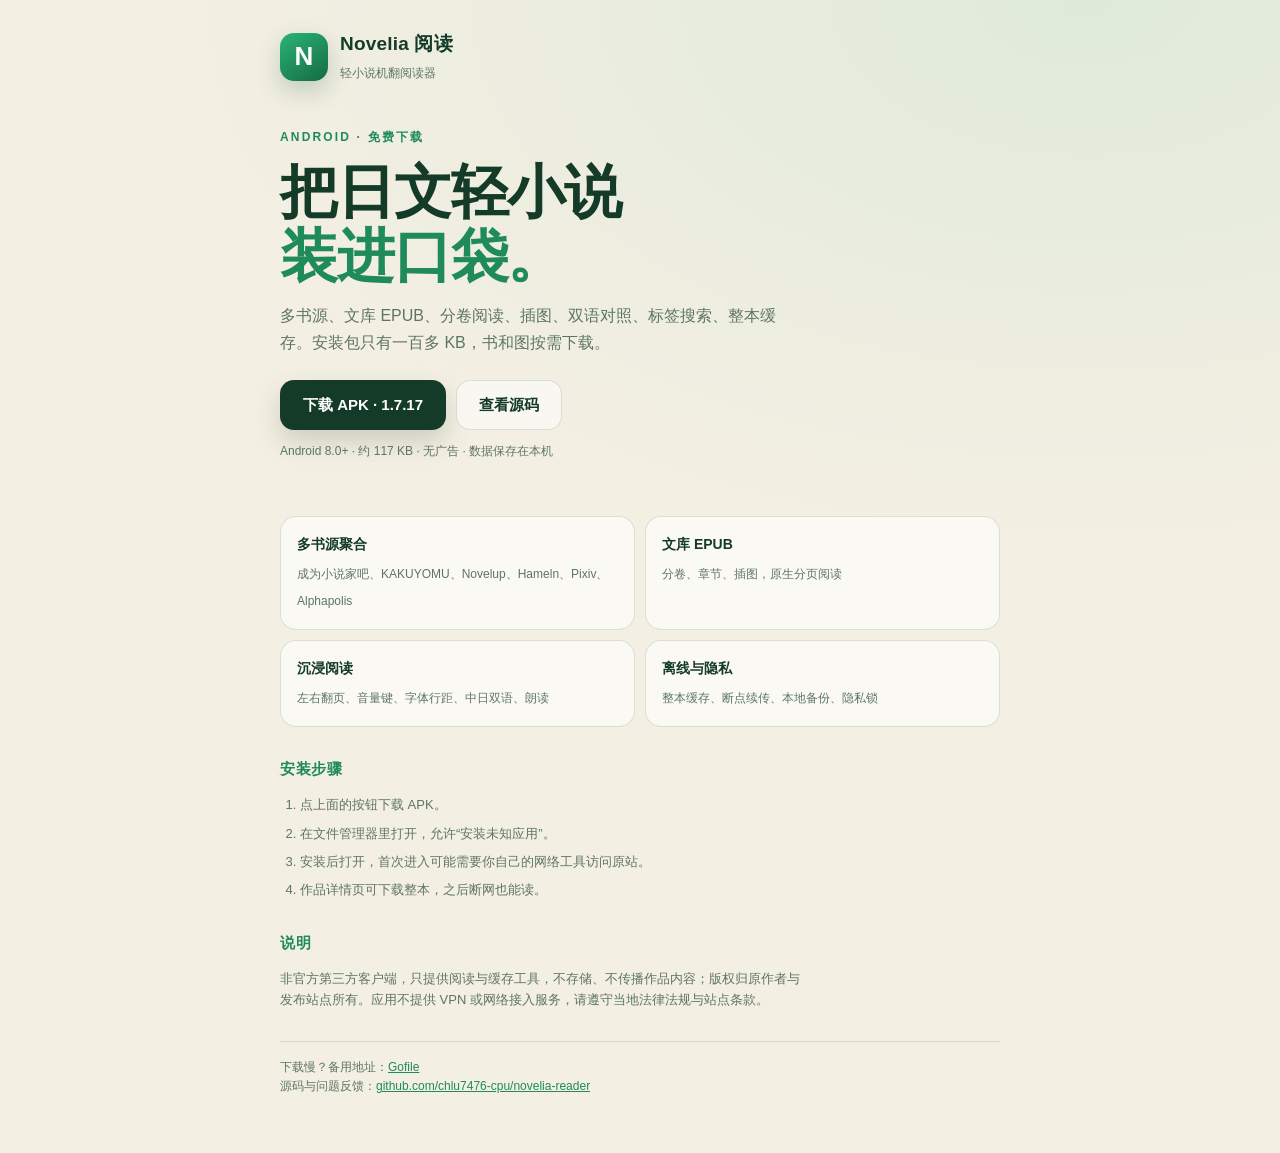
<file: docs/index.html>
<!doctype html>
<html lang="zh-CN">
<head>
<meta charset="utf-8">
<meta name="viewport" content="width=device-width,initial-scale=1,viewport-fit=cover">
<title>Novelia 阅读 · 下载</title>
<meta name="description" content="Novelia 阅读：多书源、文库 EPUB、离线缓存、双语阅读的 Android 轻小说阅读器。">
<style>
:root{--bg:#f4efe3;--ink:#143b28;--green:#1f8a5b;--muted:#5d7566;--line:rgba(20,70,45,.14);--card:rgba(255,255,255,.62)}
*{box-sizing:border-box}html,body{margin:0}
body{background:radial-gradient(120% 80% at 85% 0%,#dfeadb 0%,transparent 60%),var(--bg);color:var(--ink);font-family:-apple-system,BlinkMacSystemFont,"Noto Sans CJK SC","PingFang SC","Microsoft YaHei",sans-serif;line-height:1.65}
.wrap{max-width:760px;margin:0 auto;padding:28px 20px 56px}
.top{display:flex;align-items:center;gap:12px;margin-bottom:34px}
.logo{width:48px;height:48px;border-radius:14px;background:linear-gradient(145deg,#2bb477,#146b43);display:grid;place-items:center;color:#fff;font-weight:800;font-size:26px;box-shadow:0 10px 24px rgba(20,90,55,.22)}
.brand b{display:block;font-size:19px;letter-spacing:.2px}.brand span{font-size:12px;color:var(--muted)}
.hero{padding:8px 0 26px}
.kicker{font-size:12px;letter-spacing:.18em;color:var(--green);font-weight:700;margin-bottom:12px}
h1{font-size:clamp(36px,9vw,58px);line-height:1.12;margin:0 0 14px;letter-spacing:-.02em}
h1 em{font-style:normal;color:var(--green)}
.lead{font-size:16px;color:var(--muted);max-width:520px;margin:0 0 24px}
.dl{display:flex;flex-wrap:wrap;gap:10px;align-items:center}
.btn{display:inline-flex;align-items:center;justify-content:center;gap:8px;min-height:50px;padding:0 22px;border-radius:14px;text-decoration:none;font-weight:700;font-size:15px;border:1px solid transparent}
.btn-main{background:var(--ink);color:#fff;box-shadow:0 12px 26px rgba(20,59,40,.18)}
.btn-ghost{background:rgba(255,255,255,.5);color:var(--ink);border-color:var(--line)}
.meta{font-size:12px;color:var(--muted);margin-top:12px}
.grid{display:grid;grid-template-columns:repeat(2,1fr);gap:10px;margin:28px 0}
.card{background:var(--card);border:1px solid var(--line);border-radius:16px;padding:16px}
.card b{display:block;font-size:14px;margin-bottom:4px}.card span{font-size:12px;color:var(--muted)}
h2{font-size:15px;letter-spacing:.04em;margin:30px 0 12px;color:var(--green)}
ol{margin:0;padding-left:20px;color:var(--muted);font-size:13px}ol li{margin:7px 0}
.note{font-size:12px;color:var(--muted);border-top:1px solid var(--line);padding-top:16px;margin-top:30px}
a{color:var(--green)}
@media(max-width:420px){.grid{grid-template-columns:1fr}.btn{width:100%}}
</style>
</head>
<body>
<main class="wrap">
  <header class="top">
    <div class="logo">N</div>
    <div class="brand"><b>Novelia 阅读</b><span>轻小说机翻阅读器</span></div>
  </header>

  <section class="hero">
    <div class="kicker">ANDROID · 免费下载</div>
    <h1>把日文轻小说<br><em>装进口袋。</em></h1>
    <p class="lead">多书源、文库 EPUB、分卷阅读、插图、双语对照、标签搜索、整本缓存。安装包只有一百多 KB，书和图按需下载。</p>
    <div class="dl">
      <a class="btn btn-main" href="./NoveliaReader-1.7.17.apk" download>下载 APK · 1.7.17</a>
      <a class="btn btn-ghost" href="https://github.com/chlu7476-cpu/novelia-reader" rel="noopener">查看源码</a>
    </div>
    <div class="meta">Android 8.0+ · 约 117 KB · 无广告 · 数据保存在本机</div>
  </section>

  <div class="grid">
    <div class="card"><b>多书源聚合</b><span>成为小说家吧、KAKUYOMU、Novelup、Hameln、Pixiv、Alphapolis</span></div>
    <div class="card"><b>文库 EPUB</b><span>分卷、章节、插图，原生分页阅读</span></div>
    <div class="card"><b>沉浸阅读</b><span>左右翻页、音量键、字体行距、中日双语、朗读</span></div>
    <div class="card"><b>离线与隐私</b><span>整本缓存、断点续传、本地备份、隐私锁</span></div>
  </div>

  <h2>安装步骤</h2>
  <ol>
    <li>点上面的按钮下载 APK。</li>
    <li>在文件管理器里打开，允许“安装未知应用”。</li>
    <li>安装后打开，首次进入可能需要你自己的网络工具访问原站。</li>
    <li>作品详情页可下载整本，之后断网也能读。</li>
  </ol>

  <h2>说明</h2>
  <p class="lead" style="font-size:13px">非官方第三方客户端，只提供阅读与缓存工具，不存储、不传播作品内容；版权归原作者与发布站点所有。应用不提供 VPN 或网络接入服务，请遵守当地法律法规与站点条款。</p>

  <div class="note">
    下载慢？备用地址：<a href="https://gofile.io/d/SD9jkDgP" rel="noopener">Gofile</a><br>
    源码与问题反馈：<a href="https://github.com/chlu7476-cpu/novelia-reader" rel="noopener">github.com/chlu7476-cpu/novelia-reader</a>
  </div>
</main>
</body>
</html>
</file>
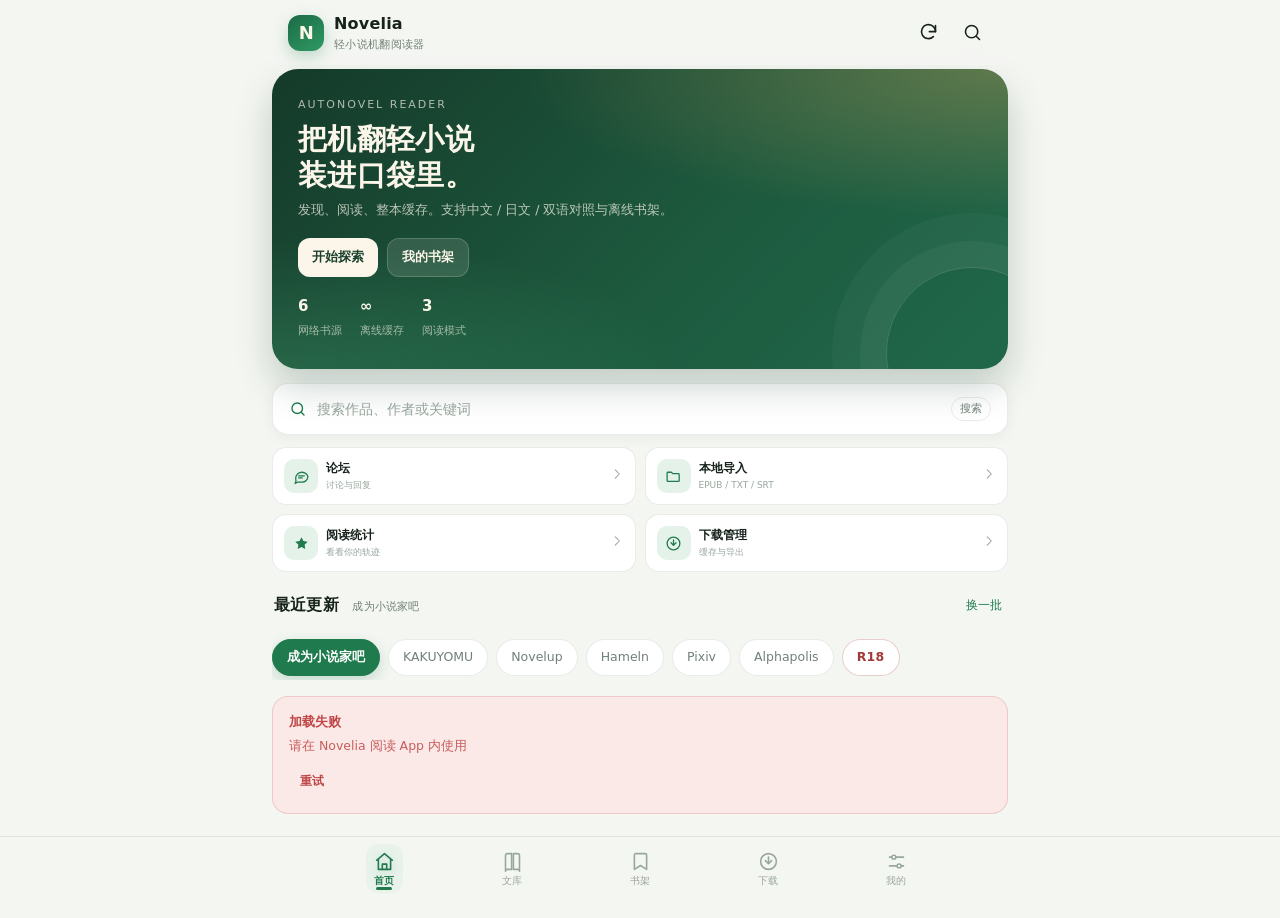
<file: assets/www/index.html>
<!doctype html>
<html lang="zh-CN" data-theme="light">
<head>
  <meta charset="utf-8">
  <meta name="viewport" content="width=device-width, initial-scale=1, viewport-fit=cover, maximum-scale=1, user-scalable=no">
  <meta name="theme-color" content="#f5f7f4">
  <meta name="color-scheme" content="light dark">
  <title>Novelia 阅读</title>
  <link rel="stylesheet" href="styles.css">
  <style>
    #boot { position: fixed; inset: 0; z-index: 99; background: #123d2b; color: #fbf6e9;
      display: flex; flex-direction: column; align-items: center; justify-content: center; gap: 18px;
      transition: opacity .35s ease; }
    #boot .bmark { width: 68px; height: 68px; border-radius: 22px; background: rgba(251,246,233,.12);
      border: 1px solid rgba(251,246,233,.18); display: grid; place-items: center;
      font-size: 32px; font-weight: 800; letter-spacing: -2px; }
    #boot .btitle { font-size: 17px; letter-spacing: 5px; opacity: .9; }
    #boot .bsub { font-size: 10.5px; letter-spacing: 1.5px; opacity: .45; margin-top: -10px; }
    #boot .bline { width: 44px; height: 2px; background: rgba(251,246,233,.16); overflow: hidden; border-radius: 2px; }
    #boot .bline i { display: block; width: 40%; height: 100%; background: #d8ab62; animation: bl 1s ease infinite; }
    @keyframes bl { 0% { transform: translateX(-110%); } 100% { transform: translateX(260%); } }
    #boot.out { opacity: 0; pointer-events: none; }
  </style>
  <script>
    (function () {
      function showBootError(msg) {
        var b = document.getElementById('boot');
        if (!b) return;
        var d = document.createElement('div');
        d.style.cssText = 'position:fixed;left:16px;right:16px;bottom:28px;z-index:100;padding:10px 12px;border-radius:10px;background:#7a2e2e;color:#fff;font:12px/1.5 system-ui,sans-serif;word-break:break-all';
        d.textContent = '启动异常：' + msg + (msg.indexOf('\n') < 0 ? '' : '');
        document.body.appendChild(d);
      }
      window.addEventListener('error', function (e) {
        if (e.target && e.target !== window) return;
        showBootError((e.message || '脚本加载失败') + ' @ ' + (e.filename || '') + ':' + (e.lineno || 0) + ':' + (e.colno || 0));
      }, true);
      window.addEventListener('unhandledrejection', function (e) {
        showBootError((e.reason && e.reason.message) || String(e.reason || '异步错误'));
      });
      setTimeout(function () {
        var b = document.getElementById('boot');
        if (b && !b.classList.contains('out')) { b.classList.add('out'); setTimeout(function () { b.remove(); }, 500); }
      }, 6000);
    })();
  </script>
</head>
<body>
  <div id="app"></div>
  <div id="overlay"></div>
  <div id="toast" class="toast"></div>
  <div id="boot">
    <div class="bmark">N</div>
    <div class="btitle">NOVELIA</div>
    <div class="bsub">轻小说机翻阅读器</div>
    <div class="bline"><i></i></div>
  </div>
  <script src="app.js"></script>
</body>
</html>
</file>
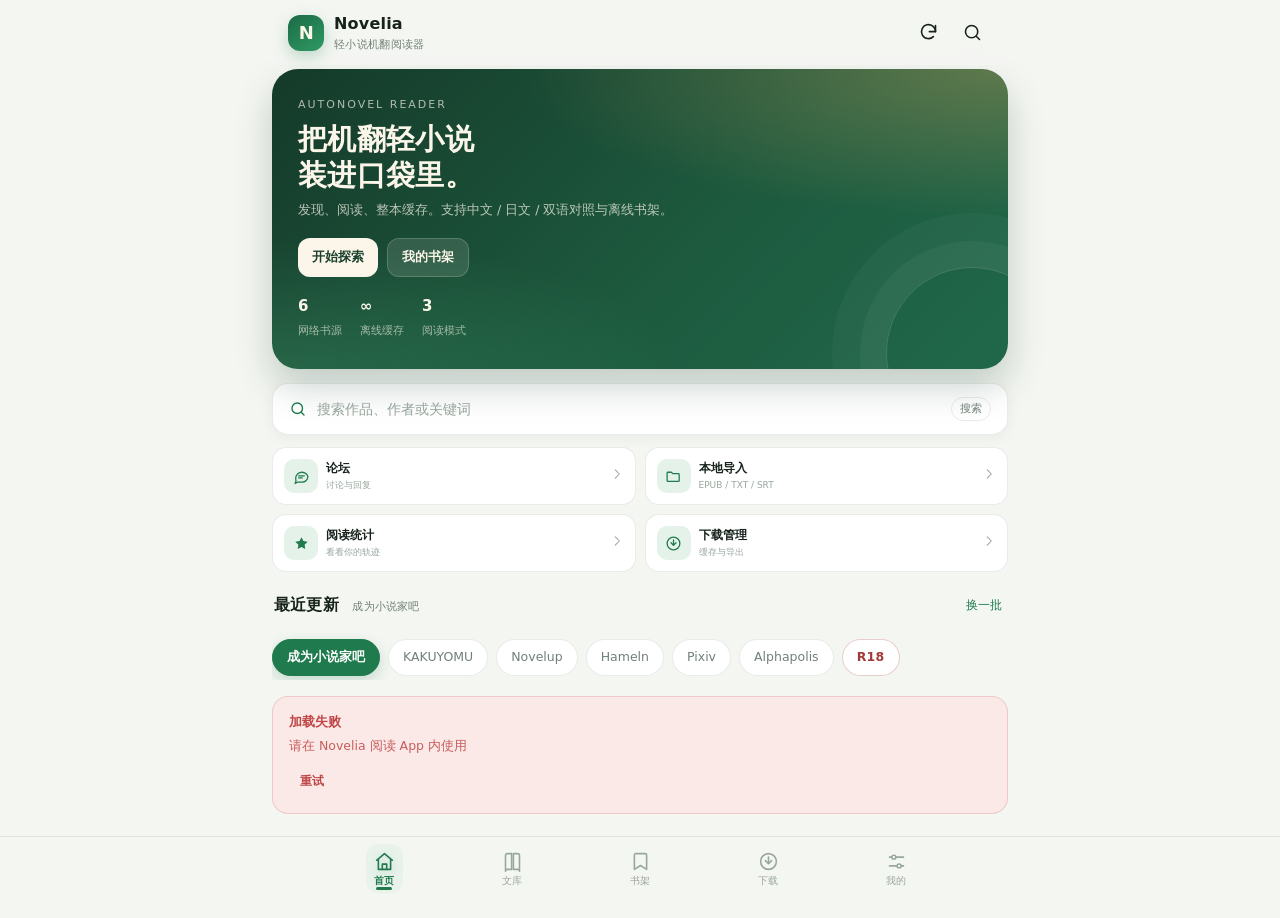
<file: assets/www/home.html>
<!doctype html>
<html lang="zh-CN">
<head>
<meta charset="utf-8">
<meta name="viewport" content="width=device-width,initial-scale=1,viewport-fit=cover">
<title>Novelia</title>
<style>html,body{margin:0;height:100%;background:#fbf8f1}body{display:grid;place-items:center;color:#1b5a40;font:600 15px system-ui,sans-serif}</style>
</head>
<body>
<script>location.replace('index.html#/home');</script>
<noscript>正在返回首页…</noscript>
</body>
</html>
</file>
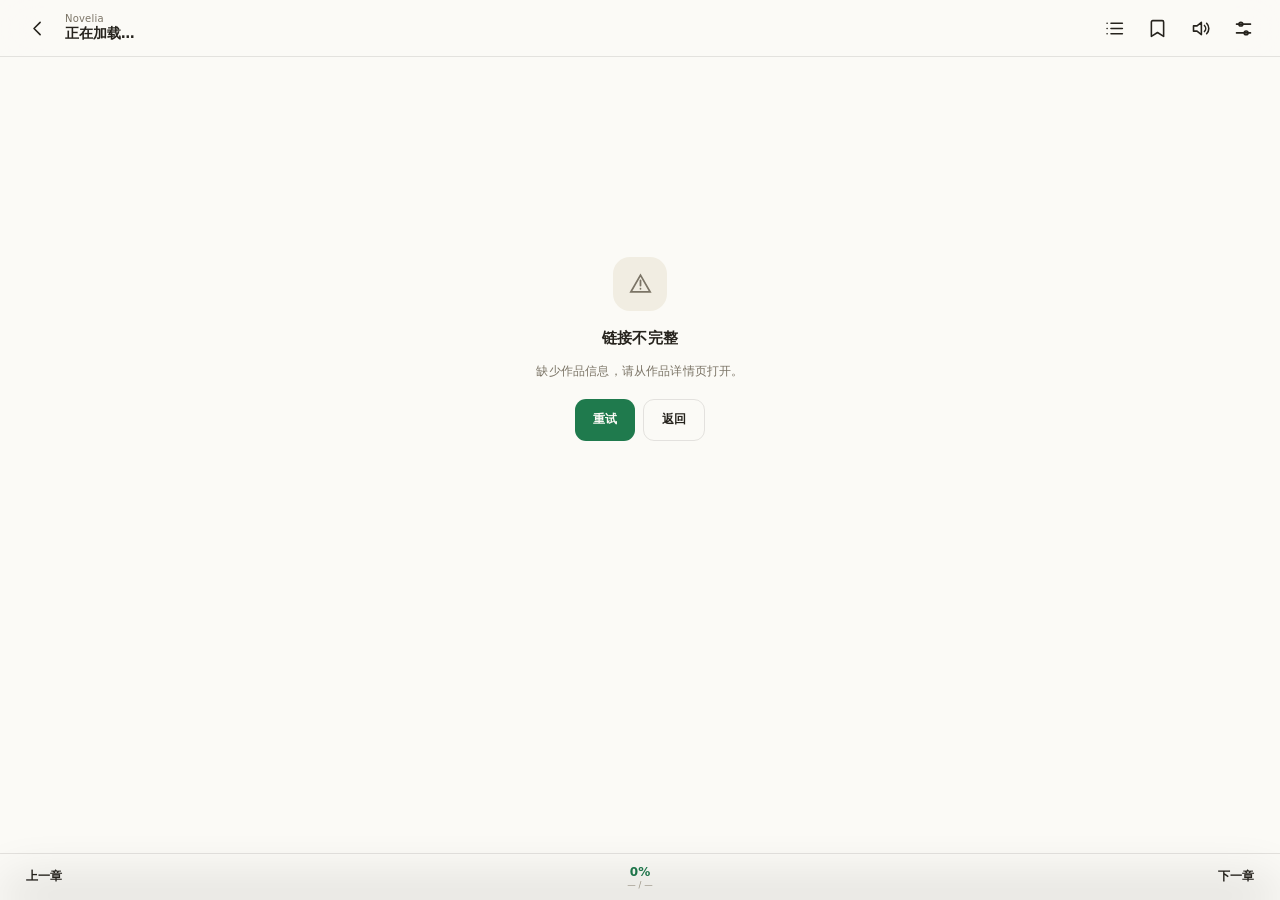
<file: assets/www/reader.html>
<!doctype html>
<html lang="zh-CN" data-reader-theme="paper">
<head>
  <meta charset="utf-8">
  <meta name="viewport" content="width=device-width, initial-scale=1, viewport-fit=cover, maximum-scale=1, user-scalable=no">
  <meta name="theme-color" content="#fbfaf6">
  <meta name="color-scheme" content="light dark">
  <title>阅读 · Novelia</title>
  <link rel="stylesheet" href="reader.css?v=116">
</head>
<body>
  <div class="read-progress"><i id="read-progress"></i></div>
  <header class="reader-top" id="reader-top">
    <button class="r-icon" data-act="back" aria-label="返回">
      <svg viewBox="0 0 24 24"><path d="m15 5-7 7 7 7"/></svg>
    </button>
    <div class="reader-heading">
      <b id="book-title">Novelia</b>
      <span id="chapter-title">正在加载…</span>
    </div>
    <button class="r-icon" data-act="toc" aria-label="目录">
      <svg viewBox="0 0 24 24"><path d="M8 6h13M8 12h13M8 18h13"/><path d="M3.5 6h.1M3.5 12h.1M3.5 18h.1"/></svg>
    </button>
    <button class="r-icon" data-act="bookmark" aria-label="书签">
      <svg viewBox="0 0 24 24"><path d="M6.5 3h11A1.5 1.5 0 0 1 19 4.5V21l-7-4.4L5 21V4.5A1.5 1.5 0 0 1 6.5 3Z"/></svg>
    </button>
    <button class="r-icon" data-act="speak" aria-label="朗读">
      <svg viewBox="0 0 24 24"><path d="M4 9v6h4l5 4V5L8 9H4Z"/><path d="M16.5 8.5a5 5 0 0 1 0 7"/><path d="M19 6a8.5 8.5 0 0 1 0 12"/></svg>
    </button>
    <button class="r-icon" data-act="settings" aria-label="阅读设置">
      <svg viewBox="0 0 24 24"><path d="M4 7h16M4 17h16"/><circle cx="9" cy="7" r="2.2"/><circle cx="15" cy="17" r="2.2"/></svg>
    </button>
  </header>

  <main class="reader-content" id="content">
    <div class="r-loading"><span></span><p>正在取出这一章…</p></div>
  </main>

  <footer class="reader-bottom" id="reader-bottom">
    <button class="r-nav" data-act="prev" id="prev-btn"><span>上一章</span><small id="prev-label"></small></button>
    <div class="r-meter"><b id="pct-label">0%</b><span id="idx-label">— / —</span></div>
    <button class="r-nav next" data-act="next" id="next-btn"><span>下一章</span><small id="next-label"></small></button>
  </footer>

  <div class="r-scrim" id="r-scrim"></div>
  <div class="r-sheet" id="r-sheet"></div>
  <div class="r-toast" id="r-toast"></div>

  <script src="reader.js?v=116"></script>
</body>
</html>
</file>
<file: assets/www/styles.css>
:root {
  --bg: #f4f6f2;
  --bg-2: #e9efe8;
  --surface: #ffffff;
  --surface-2: #f0f4ef;
  --text: #16221b;
  --muted: #708077;
  --faint: #98a69d;
  --line: rgba(22, 34, 27, .09);
  --line-strong: rgba(22, 34, 27, .16);
  --primary: #1f7a4d;
  --primary-2: #2f9a64;
  --primary-soft: #e4f2e9;
  --gold: #b8863e;
  --gold-soft: #f7edd9;
  --danger: #bf4545;
  --danger-soft: #fbe9e7;
  --shadow: 0 12px 32px rgba(21, 45, 31, .08);
  --shadow-soft: 0 3px 14px rgba(21, 45, 31, .05);
  --radius: 20px;
  --nav-h: 66px;
  --safe-b: env(safe-area-inset-bottom, 0px);
  --sat: 0px;
  --sab: 0px;
  --sal: 0px;
  --sar: 0px;
  --font: -apple-system, BlinkMacSystemFont, "Noto Sans SC", "PingFang SC", "Microsoft YaHei", system-ui, sans-serif;
  --serif: "Noto Serif SC", "Songti SC", "SimSun", Georgia, serif;
}
[data-theme="dark"] {
  --bg: #0f1511;
  --bg-2: #151d18;
  --surface: #18211b;
  --surface-2: #1e2a22;
  --text: #e9f1eb;
  --muted: #97a79d;
  --faint: #718177;
  --line: rgba(233, 241, 235, .09);
  --line-strong: rgba(233, 241, 235, .17);
  --primary: #58c78d;
  --primary-2: #79d8a7;
  --primary-soft: #1b3327;
  --gold: #d8ab62;
  --gold-soft: #2d2619;
  --danger: #ef7b73;
  --danger-soft: #341d1b;
  --shadow: 0 16px 40px rgba(0, 0, 0, .32);
  --shadow-soft: 0 3px 14px rgba(0, 0, 0, .2);
}
* { box-sizing: border-box; }
html, body { margin: 0; padding: 0; }
html { background: var(--bg); }
body {
  font-family: var(--font);
  background: var(--bg);
  color: var(--text);
  -webkit-font-smoothing: antialiased;
  -webkit-tap-highlight-color: transparent;
  overscroll-behavior-y: none;
  line-height: 1.5;
}
a { color: inherit; text-decoration: none; }
button, input, select, textarea { font: inherit; color: inherit; }
button { cursor: pointer; border: 0; background: none; padding: 0; }
img { max-width: 100%; display: block; }
::selection { background: rgba(47, 154, 100, .25); }
#app { min-height: 100vh; }
.page {
  max-width: 780px;
  margin: 0 auto;
  padding: 0 calc(16px + var(--sar)) calc(var(--nav-h) + var(--safe-b) + var(--sab) + 22px) calc(16px + var(--sal));
}
.page.no-nav { padding-bottom: calc(var(--safe-b) + 28px); }

/* ---------- top bar ---------- */
.topbar {
  position: sticky; top: 0; z-index: 30;
  display: flex; align-items: center; gap: 10px;
  padding: calc(12px + var(--sat)) calc(16px + var(--sar)) 10px calc(16px + var(--sal));
  max-width: 780px; margin: 0 auto;
  background: var(--bg);
  background: color-mix(in srgb, var(--bg) 82%, transparent);
  backdrop-filter: blur(18px);
  -webkit-backdrop-filter: blur(18px);
}
.topbar.plain { padding-bottom: 8px; }
.logo {
  width: 36px; height: 36px; border-radius: 12px;
  background: linear-gradient(145deg, #1c6a46, #2f9a64);
  color: #fdf7e8; display: grid; place-items: center;
  font-weight: 800; font-size: 18px; letter-spacing: -.5px;
  box-shadow: 0 6px 16px rgba(31, 122, 77, .25);
  flex: none;
}
.brand { display: flex; flex-direction: column; min-width: 0; flex: 1; }
.brand b { font-size: 16px; letter-spacing: .2px; }
.brand span { font-size: 11px; color: var(--muted); letter-spacing: .3px; margin-top: 1px; }
.top-actions { display: flex; gap: 4px; align-items: center; }
.icon-btn {
  width: 40px; height: 40px; border-radius: 50%;
  display: grid; place-items: center; color: var(--text);
  transition: background .15s ease, transform .15s ease;
}
.icon-btn:active { transform: scale(.92); background: var(--surface-2); }
.icon-btn svg { width: 21px; height: 21px; }
.back-btn { margin-left: -6px; }
.page-title { font-size: 17px; font-weight: 700; flex: 1; min-width: 0; }
.page-title small { display: block; font-size: 11px; font-weight: 400; color: var(--muted); margin-top: 1px; }

/* ---------- hero ---------- */
.hero {
  position: relative; overflow: hidden;
  border-radius: 26px; padding: 22px 20px;
  background:
    radial-gradient(120% 90% at 100% 0%, rgba(216, 171, 98, .35), transparent 55%),
    radial-gradient(100% 80% at 0% 100%, rgba(88, 199, 141, .22), transparent 55%),
    linear-gradient(135deg, #153a2a, #1d5a3e 58%, #20684a);
  color: #fbf6e9;
  box-shadow: 0 18px 36px rgba(18, 61, 43, .22);
  margin-top: 4px;
}
.hero::after {
  content: ""; position: absolute; width: 170px; height: 170px; right: -50px; bottom: -70px;
  border-radius: 50%; border: 1px solid rgba(251, 246, 233, .16);
  box-shadow: 0 0 0 26px rgba(251, 246, 233, .04), 0 0 0 54px rgba(251, 246, 233, .03);
}
.hero .kicker { font-size: 11px; letter-spacing: 2px; opacity: .68; text-transform: uppercase; }
.hero h1 { font-size: 24px; line-height: 1.25; margin: 8px 0 6px; letter-spacing: .3px; font-weight: 800; }
.hero p { margin: 0; font-size: 12.5px; line-height: 1.65; opacity: .72; max-width: 78%; }
.hero .hero-actions { display: flex; gap: 9px; margin-top: 18px; position: relative; z-index: 1; }
.hero .btn { padding: 9px 14px; border-radius: 12px; font-size: 12.5px; }
.hero .btn-light { background: #fbf6e9; color: #173d2b; font-weight: 700; }
.hero .btn-ghost-light { background: rgba(251, 246, 233, .12); color: #fbf6e9; border: 1px solid rgba(251, 246, 233, .18); }
.hero .stat-row { display: flex; gap: 18px; margin-top: 18px; position: relative; z-index: 1; }
.hero .stat b { display: block; font-size: 15px; }
.hero .stat span { font-size: 10.5px; opacity: .6; }

/* ---------- search ---------- */
.search-pill {
  display: flex; align-items: center; gap: 10px;
  width: 100%; margin: 14px 0 4px; padding: 13px 16px;
  background: var(--surface); border: 1px solid var(--line);
  border-radius: 16px; color: var(--faint); box-shadow: var(--shadow-soft);
  font-size: 13.5px;
}
.search-pill svg { width: 18px; height: 18px; color: var(--primary); flex: none; }
.search-pill .hint { margin-left: auto; font-size: 10.5px; padding: 3px 8px; border: 1px solid var(--line); border-radius: 20px; color: var(--muted); }

.search-box {
  display: flex; align-items: center; gap: 9px;
  background: var(--surface); border: 1px solid var(--line);
  border-radius: 15px; padding: 7px 8px 7px 14px; box-shadow: var(--shadow-soft);
}
.search-box svg { width: 18px; height: 18px; color: var(--muted); flex: none; }
.search-box input {
  flex: 1; min-width: 0; border: 0; outline: 0; background: transparent;
  font-size: 15px; padding: 7px 0;
}
.search-box .go {
  background: var(--primary); color: #fff; border-radius: 11px;
  padding: 8px 13px; font-size: 12.5px; font-weight: 700; flex: none;
}

/* ---------- chips / sections ---------- */
.chips { display: flex; gap: 8px; overflow-x: auto; padding: 12px 0 4px; scrollbar-width: none; }
.chips::-webkit-scrollbar { display: none; }
.chip {
  flex: none; padding: 8px 14px; border-radius: 999px;
  background: var(--surface); border: 1px solid var(--line);
  color: var(--muted); font-size: 12.5px; white-space: nowrap;
  transition: all .15s ease;
}
.chip.active { background: var(--primary); border-color: var(--primary); color: #fff; font-weight: 700; box-shadow: 0 5px 14px rgba(31, 122, 77, .22); }
.section-head { display: flex; align-items: center; justify-content: space-between; margin: 22px 2px 10px; }
.section-head h2 { font-size: 15.5px; margin: 0; letter-spacing: .2px; }
.section-head .sub { font-size: 11px; color: var(--muted); margin-left: 8px; font-weight: 400; }
.section-head .link { font-size: 11.5px; color: var(--primary); display: flex; gap: 4px; align-items: center; white-space: nowrap; flex: none; }
.section-head h2 { min-width: 0; }
.mini-head { display: flex; justify-content: space-between; align-items: baseline; padding: 6px 2px 0; }
.mini-head b { font-size: 12px; color: var(--muted); font-weight: 600; letter-spacing: .4px; }

/* ---------- book list ---------- */
.book-list { display: flex; flex-direction: column; gap: 8px; }
.book-row {
  display: flex; gap: 13px; padding: 10px; border-radius: 18px;
  background: transparent; border: 1px solid transparent;
  transition: background .15s ease, border-color .15s ease;
}
.book-row:active { background: var(--surface); border-color: var(--line); }
.book-row + .book-row { border-top: 1px solid var(--line); border-radius: 0; }
.cover {
  position: relative; flex: none; width: 62px; height: 84px; border-radius: 10px;
  overflow: hidden; color: #fdf7e9;
  background:
    radial-gradient(90% 70% at 80% 10%, rgba(255,255,255,.22), transparent 60%),
    linear-gradient(145deg, var(--ca, #1b5a40), var(--cb, #2d8960));
  box-shadow: 0 6px 14px rgba(12, 36, 24, .18);
}
.cover::before {
  content: ""; position: absolute; left: 7px; top: 0; bottom: 0; width: 1px;
  background: rgba(255,255,255,.26); box-shadow: 1px 0 0 rgba(0,0,0,.12);
}
.cover::after {
  content: ""; position: absolute; inset: 0;
  background: repeating-linear-gradient(115deg, transparent 0 9px, rgba(255,255,255,.045) 9px 10px);
}
.cover .initial {
  position: absolute; right: 7px; bottom: 6px; font-size: 22px; font-weight: 800;
  opacity: .92; text-shadow: 0 2px 8px rgba(0,0,0,.18); letter-spacing: -1px;
}
.cover .cat {
  position: absolute; left: 8px; top: 7px; font-size: 7px; letter-spacing: 1px;
  text-transform: uppercase; opacity: .72; writing-mode: vertical-rl;
}
.cover.lg { width: 108px; height: 150px; border-radius: 15px; }
.cover.lg .initial { font-size: 36px; right: 11px; bottom: 9px; }
.cover.lg .cat { font-size: 9px; left: 12px; top: 12px; }
.book-main { min-width: 0; flex: 1; display: flex; flex-direction: column; justify-content: center; gap: 3px; padding: 2px 0; }
.book-main h3 {
  margin: 0; font-size: 14.5px; font-weight: 700; line-height: 1.4;
  display: -webkit-box; -webkit-line-clamp: 2; -webkit-box-orient: vertical; overflow: hidden;
}
.book-main .jp {
  margin: 0; font-size: 10.5px; color: var(--faint); line-height: 1.4;
  white-space: nowrap; overflow: hidden; text-overflow: ellipsis;
}
.book-meta { display: flex; align-items: center; gap: 7px; flex-wrap: wrap; margin-top: 3px; }
.tag {
  font-size: 9.5px; line-height: 1; padding: 4px 7px; border-radius: 6px;
  background: var(--surface-2); color: var(--muted); white-space: nowrap;
}
.tag.green { background: var(--primary-soft); color: var(--primary); }
.tag.gold { background: var(--gold-soft); color: var(--gold); }
.tag.red { background: var(--danger-soft); color: var(--danger); }
.book-meta .dim { font-size: 10px; color: var(--faint); }
.book-right { align-self: center; color: var(--faint); flex: none; display: grid; place-items: center; }
.book-right svg { width: 17px; height: 17px; }
.book-grid { display: grid; grid-template-columns: repeat(2, 1fr); gap: 11px; }
.book-tile { background: var(--surface); border: 1px solid var(--line); border-radius: 18px; padding: 11px; display: flex; gap: 10px; align-items: center; box-shadow: var(--shadow-soft); }
.book-tile .cover { width: 48px; height: 66px; border-radius: 8px; }
.book-tile h3 { font-size: 12px; margin: 0; line-height: 1.35; display: -webkit-box; -webkit-line-clamp: 2; -webkit-box-orient: vertical; overflow: hidden; }
.book-tile p { margin: 3px 0 0; font-size: 10px; color: var(--faint); }

/* ---------- states ---------- */
.empty {
  text-align: center; padding: 54px 24px; color: var(--muted);
}
.empty .e-icon {
  width: 66px; height: 66px; border-radius: 22px; margin: 0 auto 14px;
  display: grid; place-items: center; background: var(--surface-2); color: var(--primary);
}
.empty .e-icon svg { width: 30px; height: 30px; }
.empty h3 { margin: 0 0 6px; font-size: 15px; color: var(--text); }
.empty p { margin: 0 0 18px; font-size: 12px; line-height: 1.7; }
.error-card {
  margin: 16px 0; padding: 16px; border-radius: 16px;
  background: var(--danger-soft); color: var(--danger); font-size: 12.5px;
  border: 1px solid color-mix(in srgb, var(--danger) 20%, transparent);
}
.error-card b { display: block; margin-bottom: 4px; }
.error-card p { margin: 0 0 10px; opacity: .85; line-height: 1.6; }
.skeleton { position: relative; overflow: hidden; background: var(--surface-2); border-radius: 10px; }
.skeleton::after {
  content: ""; position: absolute; inset: 0;
  background: linear-gradient(90deg, transparent, color-mix(in srgb, var(--surface) 70%, transparent), transparent);
  transform: translateX(-100%); animation: shimmer 1.4s infinite;
}
@keyframes shimmer { 100% { transform: translateX(100%); } }
.sk-row { display: flex; gap: 13px; padding: 11px 2px; }
.sk-row .skeleton:first-child { width: 62px; height: 84px; border-radius: 10px; flex: none; }
.sk-lines { flex: 1; display: flex; flex-direction: column; justify-content: center; gap: 8px; }
.sk-lines .skeleton:nth-child(1) { width: 78%; height: 15px; }
.sk-lines .skeleton:nth-child(2) { width: 46%; height: 11px; }
.sk-lines .skeleton:nth-child(3) { width: 62%; height: 10px; }

/* ---------- buttons ---------- */
.btn {
  display: inline-flex; align-items: center; justify-content: center; gap: 6px;
  border-radius: 13px; padding: 11px 16px; font-size: 13px; font-weight: 600;
  background: var(--surface-2); color: var(--text); transition: transform .12s ease, opacity .12s ease;
  white-space: nowrap;
}
.btn:active { transform: scale(.97); opacity: .85; }
.btn svg { width: 16px; height: 16px; }
.btn-primary { background: var(--primary); color: #fff; box-shadow: 0 7px 18px rgba(31, 122, 77, .22); }
.btn-gold { background: var(--gold); color: #fff; }
.btn-ghost { background: transparent; border: 1px solid var(--line-strong); }
.btn-danger { background: var(--danger-soft); color: var(--danger); }
.btn-block { width: 100%; }
.btn-sm { padding: 7px 11px; border-radius: 10px; font-size: 11.5px; }
.btn[disabled] { opacity: .45; pointer-events: none; }
.btn .spin { width: 14px; height: 14px; border-radius: 50%; border: 2px solid currentColor; border-right-color: transparent; animation: spin .8s linear infinite; }
@keyframes spin { to { transform: rotate(360deg); } }
.load-more { margin: 16px auto 0; display: flex; justify-content: center; }

/* ---------- detail ---------- */
.book-hero {
  display: flex; gap: 16px; padding: 16px 2px 12px;
}
.book-hero .cover { width: 108px; height: 150px; flex: none; border-radius: 15px; box-shadow: 0 14px 28px rgba(12,36,24,.22); }
.book-hero .bh-main { flex: 1; min-width: 0; display: flex; flex-direction: column; justify-content: center; }
.book-hero h1 { margin: 0 0 4px; font-size: 20px; line-height: 1.35; letter-spacing: .2px; }
.book-hero .jp-title { margin: 0 0 8px; font-size: 11px; line-height: 1.5; color: var(--faint); }
.book-hero .author { font-size: 12px; color: var(--muted); display: flex; gap: 6px; align-items: center; }
.book-hero .badges { display: flex; flex-wrap: wrap; gap: 5px; margin-top: 10px; }
.stats-grid { display: grid; grid-template-columns: repeat(4, 1fr); gap: 1px; background: var(--line); border: 1px solid var(--line); border-radius: 14px; overflow: hidden; margin: 12px 0 16px; }
.stats-grid div { background: var(--surface); padding: 11px 4px; text-align: center; }
.stats-grid b { display: block; font-size: 14px; }
.stats-grid span { font-size: 9.5px; color: var(--faint); }
.action-row { display: flex; gap: 9px; margin: 4px 0 18px; }
.action-row .btn { flex: 1; }
.action-row .btn.icon-only { flex: none; width: 46px; padding: 0; }
.card { background: var(--surface); border: 1px solid var(--line); border-radius: 18px; padding: 15px 16px; box-shadow: var(--shadow-soft); margin-bottom: 12px; }
.card-title { display: flex; justify-content: space-between; align-items: center; margin-bottom: 8px; }
.card-title b { font-size: 13px; }
.card-title span { font-size: 10.5px; color: var(--faint); }
.intro {
  font-size: 12.5px; line-height: 1.85; color: var(--muted); white-space: pre-wrap;
  display: -webkit-box; -webkit-line-clamp: 5; -webkit-box-orient: vertical; overflow: hidden;
}
.intro.open { display: block; }
.intro-toggle { font-size: 11px; color: var(--primary); margin-top: 8px; display: inline-block; }
.toc-tools { display: flex; gap: 8px; margin: 2px 0 8px; }
.toc-tools input {
  flex: 1; min-width: 0; border: 1px solid var(--line); background: var(--surface);
  border-radius: 11px; padding: 9px 12px; font-size: 12px; outline: 0;
}
.toc-list { display: flex; flex-direction: column; }
.toc-item {
  width: 100%; text-align: left; background: none; color: inherit;
  display: flex; align-items: center; gap: 10px; padding: 11px 2px;
  border-bottom: 1px solid var(--line); font-size: 12.5px; line-height: 1.5;
}
.toc-item:last-child { border-bottom: 0; }
.toc-item .idx { width: 26px; flex: none; font-size: 10px; color: var(--faint); font-variant-numeric: tabular-nums; text-align: right; }
.toc-item .tt { flex: 1; min-width: 0; }
.toc-item .tt small { display: block; color: var(--faint); font-size: 10px; white-space: nowrap; overflow: hidden; text-overflow: ellipsis; margin-top: 1px; }
.toc-item .dot { width: 6px; height: 6px; border-radius: 50%; background: var(--line-strong); flex: none; }
.toc-item .dot.on { background: var(--primary); }
.toc-item.disabled { opacity: .38; pointer-events: none; }
.toc-item.current { color: var(--primary); font-weight: 700; }
.toc-more { text-align: center; padding: 12px; font-size: 11.5px; color: var(--primary); }

/* ---------- search page ---------- */
.search-head { padding: 4px 0 10px; }
.search-meta { font-size: 11px; color: var(--muted); padding: 2px 2px 10px; display: flex; justify-content: space-between; }
.recent { display: flex; flex-wrap: wrap; gap: 7px; }
.recent .chip { font-size: 11.5px; padding: 7px 11px; }

/* ---------- shelf ---------- */
.shelf-cover { flex: none; }
.shelf-cover .cover { width: 54px; height: 74px; border-radius: 9px; box-shadow: 0 5px 12px rgba(12,36,24,.14); }
.shelf-card { display: flex; gap: 13px; padding: 13px; background: var(--surface); border: 1px solid var(--line); border-radius: 18px; margin-bottom: 9px; box-shadow: var(--shadow-soft); }
.shelf-main { flex: 1; min-width: 0; display: flex; flex-direction: column; justify-content: center; }
.shelf-main h3 { margin: 0 0 4px; font-size: 14px; line-height: 1.4; display: -webkit-box; -webkit-line-clamp: 2; -webkit-box-orient: vertical; overflow: hidden; }
.shelf-main .last { font-size: 10.5px; color: var(--faint); white-space: nowrap; overflow: hidden; text-overflow: ellipsis; }
.progress { height: 4px; border-radius: 4px; background: var(--surface-2); margin: 8px 0 5px; overflow: hidden; }
.progress i { display: block; height: 100%; border-radius: 4px; background: linear-gradient(90deg, var(--primary), var(--primary-2)); }
.shelf-meta { display: flex; justify-content: space-between; font-size: 9.5px; color: var(--faint); }
.shelf-actions { display: flex; gap: 6px; margin-top: 8px; }

/* ---------- downloads ---------- */
.dl-card { background: var(--surface); border: 1px solid var(--line); border-radius: 18px; padding: 14px; margin-bottom: 10px; box-shadow: var(--shadow-soft); }
.dl-top { display: flex; gap: 11px; align-items: center; }
.dl-top .cover { width: 42px; height: 58px; border-radius: 7px; box-shadow: none; }
.dl-info { flex: 1; min-width: 0; }
.dl-info h3 { margin: 0; font-size: 13px; line-height: 1.4; white-space: nowrap; overflow: hidden; text-overflow: ellipsis; }
.dl-info p { margin: 4px 0 0; font-size: 10px; color: var(--faint); display: flex; gap: 8px; flex-wrap: wrap; }
.status-pill { font-size: 9.5px; padding: 3px 7px; border-radius: 6px; background: var(--surface-2); color: var(--muted); flex: none; }
.status-pill.done { background: var(--primary-soft); color: var(--primary); }
.status-pill.error { background: var(--danger-soft); color: var(--danger); }
.status-pill.run { background: var(--gold-soft); color: var(--gold); }
.dl-progress { margin-top: 10px; }
.dl-bar { height: 5px; background: var(--surface-2); border-radius: 5px; overflow: hidden; }
.dl-bar i { display: block; height: 100%; background: linear-gradient(90deg, var(--primary), var(--primary-2)); border-radius: 5px; transition: width .4s ease; }
.dl-nums { display: flex; justify-content: space-between; font-size: 9.5px; color: var(--faint); margin-top: 5px; }
.dl-actions { display: flex; gap: 7px; margin-top: 10px; }
.dl-actions .btn { flex: 1; padding: 8px 10px; font-size: 11.5px; border-radius: 10px; }
.storage-line { display: flex; align-items: center; gap: 10px; font-size: 12px; color: var(--muted); margin: 6px 0 0; }
.storage-line b { color: var(--text); font-size: 14px; }

/* ---------- settings ---------- */
.setting-group { margin-bottom: 18px; }
.setting-group > h3 { font-size: 11px; letter-spacing: 1.4px; color: var(--faint); text-transform: uppercase; margin: 0 0 8px 6px; font-weight: 600; }
.setting-card { background: var(--surface); border: 1px solid var(--line); border-radius: 18px; overflow: hidden; box-shadow: var(--shadow-soft); }
.setting-row { display: flex; align-items: center; gap: 12px; padding: 13px 15px; border-bottom: 1px solid var(--line); }
.setting-row:last-child { border-bottom: 0; }
.setting-row .si { width: 32px; height: 32px; border-radius: 10px; background: var(--surface-2); display: grid; place-items: center; color: var(--primary); flex: none; }
.setting-row .si svg { width: 17px; height: 17px; }
.setting-row .st { flex: 1; min-width: 0; }
.setting-row .st b { display: block; font-size: 13px; font-weight: 600; }
.setting-row .st span { display: block; font-size: 10.5px; color: var(--faint); margin-top: 2px; line-height: 1.5; }
.setting-row .sv { font-size: 11.5px; color: var(--muted); flex: none; }
.segmented { display: flex; background: var(--surface-2); border-radius: 11px; padding: 3px; gap: 2px; }
.segmented button { flex: 1; padding: 8px 6px; border-radius: 8px; font-size: 11.5px; color: var(--muted); }
.segmented button.active { background: var(--surface); color: var(--primary); font-weight: 700; box-shadow: var(--shadow-soft); }
.proxy-form { padding: 4px 15px 15px; display: grid; gap: 8px; }
.field { display: flex; flex-direction: column; gap: 4px; }
.field label { font-size: 10px; color: var(--faint); margin-left: 2px; }
.field input, .field select {
  width: 100%; border: 1px solid var(--line); border-radius: 11px;
  padding: 10px 11px; font-size: 12.5px; background: var(--surface-2); outline: 0;
}
.field-row { display: flex; gap: 8px; }
.field-row .field { flex: 1; }
.proxy-actions { display: flex; gap: 8px; margin-top: 2px; }
.proxy-actions .btn { flex: 1; }
.test-result { font-size: 11px; line-height: 1.6; padding: 10px 12px; border-radius: 10px; background: var(--surface-2); color: var(--muted); display: none; }
.test-result.show { display: block; }
.test-result.ok { color: var(--primary); background: var(--primary-soft); }
.test-result.bad { color: var(--danger); background: var(--danger-soft); }
.note { font-size: 10.5px; line-height: 1.7; color: var(--faint); margin: 8px 6px 0; }
.about-card { text-align: center; padding: 22px 16px 18px; }
.about-card .logo { width: 54px; height: 54px; border-radius: 17px; font-size: 24px; margin: 0 auto 10px; }
.about-card b { font-size: 15px; }
.about-card p { font-size: 10.5px; color: var(--faint); line-height: 1.7; margin: 6px 0 0; }

/* ---------- bottom nav ---------- */
.tabbar {
  position: fixed; left: 0; right: 0; bottom: 0; z-index: 40;
  padding: 7px calc(12px + var(--sar)) calc(7px + var(--safe-b) + var(--sab)) calc(12px + var(--sal));
  background: var(--bg);
  background: color-mix(in srgb, var(--bg) 88%, transparent);
  backdrop-filter: blur(22px); -webkit-backdrop-filter: blur(22px);
  border-top: 1px solid var(--line);
}
.tabbar-inner { max-width: 520px; margin: 0 auto; display: flex; justify-content: space-around; }
.tab {
  position: relative;
  display: flex; flex-direction: column; align-items: center; gap: 2px;
  padding: 5px 12px; color: var(--faint); font-size: 9.5px; border-radius: 12px;
  transition: color .15s ease;
}
.tab svg { width: 21px; height: 21px; }
.tab.active { color: var(--primary); font-weight: 700; }
.tab.active svg { filter: drop-shadow(0 3px 6px rgba(31,122,77,.25)); }
.tab .badge { position: absolute; transform: translate(14px, -2px); width: 6px; height: 6px; border-radius: 50%; background: var(--gold); }

/* ---------- sheet / toast ---------- */
.scrim { position: fixed; inset: 0; background: rgba(8, 18, 12, .42); z-index: 60; opacity: 0; transition: opacity .2s ease; }
.scrim.show { opacity: 1; }
.sheet {
  position: fixed; left: 0; right: 0; bottom: 0; z-index: 61;
  background: var(--surface); border-radius: 24px 24px 0 0;
  max-height: 86vh; overflow-y: auto; overflow-x: hidden; max-width: 100vw;
  padding: 8px calc(18px + var(--sar)) calc(20px + var(--safe-b) + var(--sab)) calc(18px + var(--sal));
  transform: translateY(102%); transition: transform .26s cubic-bezier(.22,.8,.26,1);
  box-shadow: 0 -20px 50px rgba(0,0,0,.16);
}
.sheet.show { transform: translateY(0); }
.sheet-x { position: absolute; right: 14px; top: 10px; width: 32px; height: 32px; border-radius: 50%; background: var(--surface-2); color: var(--muted); font-size: 20px; line-height: 1; display: grid; place-items: center; }
.sheet .grab { width: 34px; height: 4px; border-radius: 4px; background: var(--line-strong); margin: 4px auto 12px; }
.sheet h2 { font-size: 16px; margin: 0 0 4px; }
.sheet .sheet-sub { font-size: 11px; color: var(--faint); margin: 0 0 14px; line-height: 1.6; }
.sheet .sheet-actions { display: flex; flex-wrap: wrap; gap: 9px; margin-top: 16px; }
.sheet .sheet-actions .btn { flex: 1 1 0; min-width: 0; }
.sheet .sheet-actions.stack { flex-direction: column; align-items: stretch; }
.sheet .sheet-actions.stack .btn { flex: 0 0 auto; width: 100%; }
.feedback-form input, .feedback-form textarea, .feedback-form select { max-width: 100%; }
.opt-list { display: flex; flex-direction: column; gap: 7px; }
.opt {
  display: flex; align-items: center; gap: 11px; padding: 13px; border-radius: 13px;
  border: 1px solid var(--line); background: var(--surface-2);
}
.opt.active { border-color: var(--primary); background: var(--primary-soft); }
.opt .radio { width: 18px; height: 18px; border-radius: 50%; border: 2px solid var(--line-strong); flex: none; display: grid; place-items: center; }
.opt.active .radio { border-color: var(--primary); }
.opt.active .radio::after { content: ""; width: 8px; height: 8px; border-radius: 50%; background: var(--primary); }
.opt b { font-size: 12.5px; display: block; }
.opt span { font-size: 10px; color: var(--faint); display: block; margin-top: 2px; line-height: 1.5; }
.toast {
  position: fixed; left: 50%; bottom: calc(92px + var(--safe-b)); transform: translate(-50%, 18px);
  background: rgba(20, 32, 24, .92); color: #fff; font-size: 12px;
  padding: 10px 16px; border-radius: 12px; z-index: 90; opacity: 0;
  transition: all .22s ease; pointer-events: none; max-width: 82vw; text-align: center;
  backdrop-filter: blur(10px);
}
[data-theme="dark"] .toast { background: rgba(238, 246, 240, .94); color: #111a14; }
.toast.show { opacity: 1; transform: translate(-50%, 0); }
.confirm-card { background: var(--surface); border-radius: 20px; padding: 20px; width: min(340px, 86vw); }
.confirm-card h3 { margin: 0 0 6px; font-size: 15px; }
.confirm-card p { margin: 0 0 18px; font-size: 12px; color: var(--muted); line-height: 1.7; }
.confirm-wrap { position: fixed; inset: 0; z-index: 80; display: grid; place-items: center; background: rgba(8,18,12,.45); }

/* ---------- misc ---------- */
.divider { height: 1px; background: var(--line); margin: 14px 0; }
.notice {
  display: flex; gap: 9px; align-items: flex-start; padding: 11px 13px; border-radius: 13px;
  background: var(--gold-soft); color: var(--gold); font-size: 10.5px; line-height: 1.65; margin: 10px 0;
}
.notice svg { width: 15px; height: 15px; flex: none; margin-top: 1px; }
.dot-live { width: 6px; height: 6px; border-radius: 50%; background: var(--primary); box-shadow: 0 0 0 3px var(--primary-soft); display: inline-block; }
.fade-in { animation: fade .22s ease; }
@keyframes fade { from { opacity: 0; transform: translateY(5px); } to { opacity: 1; transform: none; } }
.hidden { display: none !important; }
@media (min-width: 640px) {
  .book-grid { grid-template-columns: repeat(3, 1fr); }
  .hero h1 { font-size: 29px; }
  .hero { padding: 28px 26px; }
  .page { padding-left: calc(22px + var(--sal)); padding-right: calc(22px + var(--sar)); }
}

/* reader-settings bits used by the app sheet */
.switch { width: 44px; height: 26px; border-radius: 20px; background: var(--line-strong); position: relative; transition: background .2s ease; flex: none; }
.switch::after { content: ""; position: absolute; top: 3px; left: 3px; width: 20px; height: 20px; border-radius: 50%; background: #fff; transition: transform .2s ease; box-shadow: 0 1px 4px rgba(0,0,0,.2); }
.switch.on { background: var(--primary); }
.switch.on::after { transform: translateX(18px); }
.theme-swatches { display: flex; gap: 8px; }
.swatch { flex: 1; display: flex; flex-direction: column; align-items: center; gap: 5px; font-size: 10px; color: var(--muted); }
.swatch span { width: 100%; height: 38px; border-radius: 11px; border: 2px solid transparent; display: block; }
.swatch.active span { border-color: var(--primary); box-shadow: 0 0 0 2px var(--primary-soft); }
.sw-paper span { background: #fbfaf6; border: 1px solid #e3dfd3; }
.sw-sepia span { background: #f4ead5; border: 1px solid #e2d3b4; }
.sw-green span { background: #e2ecdb; border: 1px solid #cbdcc2; }
.sw-dark span { background: #151a16; border: 1px solid #2c352e; }
.sample-box { background: var(--surface-2); border-radius: 13px; padding: 14px; color: var(--muted); margin: 4px 0 16px; }
input[type="range"] { -webkit-appearance: none; appearance: none; height: 4px; border-radius: 4px; background: var(--surface-2); outline: none; margin: 6px 0 12px; }
input[type="range"]::-webkit-slider-thumb { -webkit-appearance: none; width: 20px; height: 20px; border-radius: 50%; background: var(--primary); box-shadow: 0 2px 6px rgba(31,122,77,.35); border: 2px solid var(--surface); }

/* tag search */
.tag-search { background: var(--surface); border: 1px solid var(--line); border-radius: 17px; padding: 13px 14px; margin: 8px 0 10px; box-shadow: var(--shadow-soft); }
.tag-search-head { display: flex; align-items: center; justify-content: space-between; margin-bottom: 9px; }
.tag-search-head b { font-size: 12.5px; }
.tag-search-head .link { font-size: 10.5px; color: var(--primary); display: inline-flex; align-items: center; gap: 1px; white-space: nowrap; }
.tag-search-head .link svg { width: 13px; height: 13px; }
.tag-cloud { display: flex; flex-wrap: wrap; gap: 6px; }
.tag-pill { padding: 6px 10px; border-radius: 999px; background: var(--surface-2); border: 1px solid transparent; color: var(--muted); font-size: 10.5px; line-height: 1.2; white-space: nowrap; }
.tag-pill.active { background: var(--primary-soft); border-color: color-mix(in srgb, var(--primary) 28%, transparent); color: var(--primary); font-weight: 700; }
.tag-selected { display: flex; align-items: center; justify-content: space-between; gap: 8px; margin-top: 9px; padding-top: 8px; border-top: 1px dashed var(--line); font-size: 10px; color: var(--faint); }
.tag-selected button { color: var(--primary); font-size: 10px; flex: none; }
.tag-group { margin: 0 0 15px; }
.tag-group h3 { font-size: 9.5px; letter-spacing: 1.2px; color: var(--faint); margin: 0 0 7px 1px; font-weight: 600; }
button.tag { border: 0; cursor: pointer; font-family: inherit; }
.check-row { display: flex; align-items: flex-start; gap: 10px; padding: 12px; border-radius: 12px; background: var(--surface-2); font-size: 11.5px; line-height: 1.6; color: var(--muted); margin: 4px 0 2px; }
.check-row input { width: 20px; height: 20px; flex: none; margin: 0; accent-color: var(--primary); }

/* novel comments */
.comment-item { display: flex; gap: 9px; padding: 11px 0; border-bottom: 1px solid var(--line); }
.comment-item:last-child { border-bottom: 0; }
.comment-item.compact { padding: 7px 0; }
.avatar { width: 30px; height: 30px; border-radius: 50%; flex: none; display: grid; place-items: center;
  background: var(--primary-soft); color: var(--primary); font-size: 10px; font-weight: 800; letter-spacing: -.3px; }
.comment-main { flex: 1; min-width: 0; }
.comment-head { display: flex; align-items: baseline; gap: 7px; }
.comment-head b { font-size: 11.5px; font-weight: 650; color: var(--text); white-space: nowrap; overflow: hidden; text-overflow: ellipsis; }
.comment-head span { font-size: 9px; color: var(--faint); flex: none; }
.comment-content { font-size: 12px; line-height: 1.7; color: var(--text); margin-top: 3px; white-space: pre-wrap; word-break: break-word; overflow-wrap: anywhere; }
.comment-item.compact .comment-content { display: -webkit-box; -webkit-line-clamp: 3; -webkit-box-orient: vertical; overflow: hidden; }
.comment-replies { margin-top: 6px; padding: 7px 9px; border-radius: 9px; background: var(--surface-2); font-size: 10.5px; line-height: 1.6; color: var(--muted); }
.reply-line { margin-bottom: 4px; word-break: break-word; }
.reply-line:last-child { margin-bottom: 0; }
.reply-line b { color: var(--text); font-weight: 600; }
.reply-more { font-size: 9.5px; color: var(--faint); }
.comment-loading { display: flex; align-items: center; justify-content: center; gap: 8px; padding: 18px 0; color: var(--faint); font-size: 11px; }
.comment-empty { padding: 16px 0; text-align: center; color: var(--faint); font-size: 11.5px; }
.comment-error { display: flex; align-items: center; justify-content: space-between; gap: 8px; padding: 12px; border-radius: 10px; background: var(--danger-soft); color: var(--danger); font-size: 11px; }
.comment-error button { color: var(--danger); font-size: 11px; font-weight: 700; flex: none; }
#comment-footer .note { margin-top: 6px; }

/* R18 switch */
.chip.r18-chip { color: #a33a3a; border-color: rgba(163, 58, 58, .25); font-weight: 700; letter-spacing: .3px; }
.chip.r18-chip.active { background: #a33a3a; border-color: #a33a3a; color: #fff; box-shadow: 0 5px 14px rgba(163, 58, 58, .22); }
[data-theme="dark"] .chip.r18-chip { color: #ee8a82; border-color: rgba(238, 138, 130, .3); }
[data-theme="dark"] .chip.r18-chip.active { background: #8f3535; border-color: #8f3535; color: #fff; }

/* search sort row */
.sort-chips { padding-top: 2px; padding-bottom: 2px; align-items: center; }
.filter-label { flex: none; font-size: 10px; color: var(--faint); padding: 0 2px 0 0; letter-spacing: .5px; }

/* search filters */
.search-filter-box { margin: 2px 0 0; }
.search-filter-box .sort-chips { padding-top: 2px; padding-bottom: 2px; }

/* comment composer */
.comment-compose { background: var(--surface-2); border-radius: 12px; padding: 9px 10px; margin-bottom: 8px; }
.comment-compose textarea { width: 100%; min-height: 56px; max-height: 140px; resize: vertical; border: 0; outline: 0;
  background: transparent; color: var(--text); font-size: 12.5px; line-height: 1.65; font-family: inherit; }
.comment-compose textarea::placeholder { color: var(--faint); }
.compose-row { display: flex; align-items: center; justify-content: space-between; gap: 8px; }
.compose-hint { font-size: 9.5px; color: var(--faint); line-height: 1.5; }
.compose-hint button { color: var(--primary); font-size: 9.5px; margin-left: 4px; }
.compose-send { background: var(--primary); color: #fff; border-radius: 9px; padding: 7px 14px; font-size: 11.5px; font-weight: 700; flex: none; }
.compose-send[disabled] { opacity: .5; }
.comment-login-hint { display: flex; align-items: center; gap: 8px; padding: 10px 12px; margin-bottom: 8px; border-radius: 10px;
  background: var(--surface-2); color: var(--muted); font-size: 10.5px; }
.comment-login-hint button { color: var(--primary); font-weight: 700; font-size: 10.5px; }
.comment-actions { margin-top: 3px; }
.comment-actions button { color: var(--faint); font-size: 9.5px; padding: 2px 0; }
.comment-actions button:active { color: var(--primary); }

/* privacy lock */
.lock-screen { min-height: 100vh; display: flex; flex-direction: column; align-items: center; justify-content: center;
  padding: 30px 28px calc(30px + var(--sab)); background: var(--bg); }
.lock-logo { width: 64px; height: 64px; border-radius: 20px; background: linear-gradient(145deg, #1c6a46, #2f9a64);
  color: #fdf7e8; display: grid; place-items: center; font-weight: 800; font-size: 30px;
  box-shadow: 0 10px 24px rgba(31,122,77,.25); margin-bottom: 18px; }
.lock-screen h1 { font-size: 22px; margin: 0 0 6px; }
.lock-screen > p { font-size: 11.5px; color: var(--faint); margin: 0 0 24px; }
.lock-box { display: flex; gap: 8px; width: min(320px, 88vw); }
.lock-box input { flex: 1; min-width: 0; border: 1px solid var(--line); background: var(--surface); color: var(--text);
  border-radius: 12px; padding: 12px 14px; font-size: 16px; letter-spacing: 6px; outline: 0; }
.lock-box button { background: var(--primary); color: #fff; border-radius: 12px; padding: 0 18px; font-size: 12px; font-weight: 700; }
.lock-error { color: var(--danger); font-size: 11px; height: 18px; margin-top: 8px; }
.lock-note { font-size: 9.5px; color: var(--faint); margin-top: 30px; text-align: center; line-height: 1.6; }

/* five tabs */
.tabbar-inner { max-width: 640px; }
.tab { padding-left: 8px; padding-right: 8px; }

/* page navigation */
.page-nav { display: flex; align-items: center; justify-content: center; gap: 7px; flex-wrap: wrap; padding: 16px 0 4px; }
.page-nav button { background: var(--surface); border: 1px solid var(--line); color: var(--text); border-radius: 9px; padding: 7px 10px; font-size: 11px; }
.page-nav button[disabled] { opacity: .35; }
.page-nav span { font-size: 10.5px; color: var(--muted); min-width: 90px; text-align: center; }
.page-nav input { width: 58px; border: 1px solid var(--line); background: var(--surface); color: var(--text); border-radius: 8px; padding: 6px 7px; font-size: 10.5px; text-align: center; outline: 0; }

/* wenku */
.wenku-grid { display: grid; grid-template-columns: repeat(2, 1fr); gap: 11px; }
.wenku-card { background: var(--surface); border: 1px solid var(--line); border-radius: 14px; overflow: hidden; box-shadow: var(--shadow-soft); }
.wenku-cover-wrap { position: relative; width: 100%; aspect-ratio: 2 / 3; overflow: hidden; background: linear-gradient(145deg, #1b5a40, #2d8960); }
.wenku-cover-wrap .wenku-cover { position: absolute; inset: 0; width: 100%; height: 100%; z-index: 2; }
.wenku-cover-wrap .wenku-cover-fallback { position: absolute; inset: 0; z-index: 1; }
.wenku-cover { width: 100%; aspect-ratio: 2 / 3; object-fit: cover; display: block; background: linear-gradient(145deg, #1b5a40, #2d8960); }
.wenku-cover-fallback { width: 100%; aspect-ratio: 2 / 3; display: flex; align-items: center; justify-content: center; color: #fdf7e9; font-size: 28px; font-weight: 800; background: radial-gradient(90% 70% at 80% 10%, rgba(255,255,255,.2), transparent 60%), linear-gradient(145deg, #1b5a40, #2d8960); }
.wenku-card .wc-body { padding: 9px 10px 11px; }
.wenku-card h3 { margin: 0; font-size: 12px; line-height: 1.4; display: -webkit-box; -webkit-line-clamp: 2; -webkit-box-orient: vertical; overflow: hidden; }
.wenku-card p { margin: 5px 0 0; font-size: 9.5px; color: var(--faint); white-space: nowrap; overflow: hidden; text-overflow: ellipsis; }
.wenku-hero { display: flex; gap: 14px; padding: 14px 2px 10px; }
.wenku-hero .wc-cover { width: 96px; flex: none; aspect-ratio: 2 / 3; border-radius: 11px; overflow: hidden; box-shadow: 0 10px 22px rgba(12,36,24,.2); }
.wenku-hero .wc-cover img, .wenku-hero .wc-cover .wenku-cover-fallback { width: 96px; height: 144px; }
.wenku-hero .wc-main { min-width: 0; display: flex; flex-direction: column; justify-content: center; }
.wenku-hero h1 { font-size: 18px; margin: 0 0 4px; line-height: 1.4; }
.wenku-hero .wc-sub { font-size: 10.5px; color: var(--faint); line-height: 1.6; }
.wenku-hero .badges { display: flex; flex-wrap: wrap; gap: 5px; margin-top: 8px; }
.volume-row { display: flex; align-items: center; gap: 10px; padding: 11px 0; border-bottom: 1px solid var(--line); }
.volume-row:last-child { border-bottom: 0; }
.volume-row .vi { width: 24px; flex: none; font-size: 10px; color: var(--faint); text-align: right; }
.volume-row .vt { flex: 1; min-width: 0; }
.volume-row .vt b { display: block; font-size: 12px; line-height: 1.4; display: -webkit-box; -webkit-line-clamp: 2; -webkit-box-orient: vertical; overflow: hidden; }
.volume-row .vt span { display: block; font-size: 9.5px; color: var(--faint); margin-top: 3px; }
.volume-row .vbtn { flex: none; background: var(--primary-soft); color: var(--primary); border-radius: 9px; padding: 7px 11px; font-size: 10.5px; font-weight: 700; }
.volume-row .vbtn[disabled] { opacity: .35; }
@media (min-width: 640px) { .wenku-grid { grid-template-columns: repeat(3, 1fr); } }

/* home affordances */
.brand-home { display: flex; align-items: center; gap: 10px; flex: 1; min-width: 0; color: inherit; }
.tabbar { z-index: 45; }
.tab { min-height: 48px; padding-top: 7px; padding-bottom: 5px; }

.comment-pager { display: flex; align-items: center; justify-content: center; gap: 10px; padding: 10px 0 4px; }
.comment-pager span { color: var(--muted); font-size: 12px; min-width: 78px; text-align: center; }
.comment-pager button:disabled { opacity: .35; }
.comment-jump { display: flex; align-items: center; justify-content: center; gap: 8px; padding: 2px 0 10px; }
.comment-jump input { width: 64px; height: 32px; text-align: center; border: 1px solid var(--line); border-radius: 9px; background: var(--card); color: var(--text); font-size: 12px; }

.update-notes { background: var(--card); border: 1px solid var(--line); border-radius: 12px; padding: 12px; margin: 10px 0 14px; color: var(--muted); font-size: 13px; line-height: 1.7; }

.feedback-form { display: flex; flex-direction: column; gap: 12px; margin: 12px 0; }
.feedback-form label { display: flex; flex-direction: column; gap: 6px; font-size: 12px; color: var(--muted); }
.feedback-form select, .feedback-form input, .feedback-form textarea { width: 100%; border: 1px solid var(--line); border-radius: 10px; background: var(--card); color: var(--text); padding: 10px 12px; font: inherit; font-size: 14px; outline: none; }
.feedback-form textarea { resize: vertical; min-height: 110px; line-height: 1.6; }
.feedback-form .feedback-check { flex-direction: row; align-items: center; gap: 8px; font-size: 12px; }
.feedback-form .feedback-check input { width: 16px; height: 16px; }

/* ---------- motion / polish (1.4.30) ---------- */
@keyframes pageIn { from { opacity: .35; transform: translateY(10px) scale(.996); } to { opacity: 1; transform: none; } }
@keyframes riseIn { from { opacity: 0; transform: translateY(12px); } to { opacity: 1; transform: none; } }
@keyframes tabPop { 0% { transform: scale(.88); } 60% { transform: scale(1.08); } 100% { transform: scale(1); } }
@keyframes pulseSoft { 0%,100% { opacity: .55; transform: scale(.9); } 50% { opacity: 1; transform: scale(1.1); } }
@keyframes toastIn { from { opacity: 0; transform: translate(-50%, 14px) scale(.97); } to { opacity: 1; transform: translate(-50%, 0) scale(1); } }

#app.route-anim .page { animation: pageIn .34s cubic-bezier(.22,.8,.26,1) both; }
#app.route-anim .page > .card,
#app.route-anim .page > .setting-group,
#app.route-anim .page > .shelf-card,
#app.route-anim .page > .dl-card,
#app.route-anim .page > .hero,
#app.route-anim .page > .book-hero,
#app.route-anim .page > .section-head { animation: riseIn .4s cubic-bezier(.22,.8,.26,1) both; }
#app.route-anim .page > :nth-child(1) { animation-delay: 0ms; }
#app.route-anim .page > :nth-child(2) { animation-delay: 30ms; }
#app.route-anim .page > :nth-child(3) { animation-delay: 60ms; }
#app.route-anim .page > :nth-child(4) { animation-delay: 90ms; }
#app.route-anim .page > :nth-child(5) { animation-delay: 120ms; }
#app.route-anim .page > :nth-child(6) { animation-delay: 150ms; }
#app.route-anim .page > :nth-child(7) { animation-delay: 180ms; }

.topbar { transition: box-shadow .25s ease, border-color .25s ease; border-bottom: 1px solid transparent; }
body.scrolled .topbar { border-bottom-color: var(--line); box-shadow: 0 8px 24px rgba(15, 35, 22, .06); }
[data-theme="dark"] body.scrolled .topbar { box-shadow: 0 8px 24px rgba(0,0,0,.22); }

.btn { transition: transform .14s cubic-bezier(.22,.8,.26,1), opacity .14s ease, box-shadow .2s ease, background .2s ease; }
.btn:active { transform: scale(.965); }
.btn-primary { background: linear-gradient(135deg, var(--primary), var(--primary-2)); box-shadow: 0 7px 18px color-mix(in srgb, var(--primary) 24%, transparent); }
.btn-primary:active { box-shadow: 0 3px 10px color-mix(in srgb, var(--primary) 20%, transparent); }
.icon-btn { transition: background .16s ease, transform .16s cubic-bezier(.22,.8,.26,1); }
.icon-btn:active { transform: scale(.9); }
.chip, .segmented button, .setting-row, .shelf-card, .dl-card, .card { -webkit-tap-highlight-color: transparent; }
.setting-row, .shelf-card, .dl-card { transition: background .16s ease, transform .16s ease; }
.setting-row:active, .shelf-card:active, .dl-card:active { background: var(--surface-2); }
.card { border-radius: 20px; }
.section-head h2 { letter-spacing: .2px; }

.tab { transition: color .18s ease, transform .18s cubic-bezier(.22,.8,.26,1), background .18s ease; }
.tab:active { transform: scale(.93); }
.tab::after { content: ""; position: absolute; left: 50%; bottom: 3px; width: 16px; height: 3px; border-radius: 3px; background: var(--primary); opacity: 0; transform: translateX(-50%) scaleX(.25); transition: opacity .2s ease, transform .25s cubic-bezier(.22,.8,.26,1); }
.tab.active::after { opacity: 1; transform: translateX(-50%) scaleX(1); }
.tab.active { background: color-mix(in srgb, var(--primary-soft) 70%, transparent); }
.tab.active svg { animation: tabPop .32s cubic-bezier(.22,.8,.26,1); }
.tab .badge { animation: pulseSoft 1.8s ease-in-out infinite; }

.sheet { transition: transform .32s cubic-bezier(.16,1,.3,1); border: 1px solid var(--line); border-bottom: 0; }
.scrim { transition: opacity .24s ease; backdrop-filter: blur(2px); -webkit-backdrop-filter: blur(2px); }
.sheet h2 { letter-spacing: .2px; }
.sheet .sheet-actions .btn { min-height: 46px; }

.toast { animation: toastIn .22s cubic-bezier(.22,.8,.26,1); }
.skeleton::after { animation-duration: 1.2s; }
input:focus, select:focus, textarea:focus { border-color: color-mix(in srgb, var(--primary) 55%, var(--line)); box-shadow: 0 0 0 3px color-mix(in srgb, var(--primary) 12%, transparent); }

@media (prefers-reduced-motion: reduce) {
  *, *::before, *::after { animation-duration: .001ms !important; animation-iteration-count: 1 !important; transition-duration: .001ms !important; scroll-behavior: auto !important; }
  #app.route-anim .page { animation: none !important; }
}

/* ---------- shelf tools / subscription (1.5.0) ---------- */
.shelf-tools { display: flex; gap: 8px; align-items: center; margin: 4px 0 8px; }
.shelf-search { flex: 1; min-width: 0; display: flex; align-items: center; gap: 7px; padding: 0 11px; height: 40px; border: 1px solid var(--line); border-radius: 12px; background: var(--surface); }
.shelf-search svg { width: 16px; height: 16px; color: var(--faint); flex: none; }
.shelf-search input { flex: 1; min-width: 0; border: 0; outline: 0; background: transparent; font-size: 12px; }
.shelf-tools .btn { flex: none; white-space: nowrap; }
.shelf-chips { display: flex; gap: 6px; overflow-x: auto; padding: 2px 0 8px; scrollbar-width: none; }
.shelf-chips::-webkit-scrollbar { display: none; }
.shelf-chips .chip { flex: none; }
.shelf-filter-row { display: flex; gap: 6px; margin-bottom: 6px; }
.shelf-filter-row select { flex: 1; min-width: 0; height: 34px; border: 1px solid var(--line); border-radius: 10px; background: var(--surface); color: var(--muted); font-size: 11px; padding: 0 8px; }
.shelf-cat-row { display: flex; gap: 6px; overflow-x: auto; padding: 2px 0 10px; scrollbar-width: none; }
.shelf-cat-row::-webkit-scrollbar { display: none; }
.chip.mini { font-size: 10px; padding: 5px 9px; flex: none; }
.chip.mini.add { border-style: dashed; color: var(--primary); }
.update-strip { background: linear-gradient(135deg, var(--primary-soft), color-mix(in srgb, var(--gold-soft) 55%, var(--surface))); border: 1px solid color-mix(in srgb, var(--primary) 16%, transparent); border-radius: 18px; padding: 12px; margin: 0 0 12px; }
.update-strip-head { display: flex; justify-content: space-between; align-items: center; font-size: 12px; margin-bottom: 8px; }
.update-strip-head span { color: var(--muted); font-size: 10px; }
.update-chip { display: flex; justify-content: space-between; gap: 10px; width: 100%; text-align: left; padding: 8px 10px; border-radius: 10px; background: color-mix(in srgb, var(--surface) 72%, transparent); margin-top: 5px; font-size: 11.5px; }
.update-chip span { overflow: hidden; white-space: nowrap; text-overflow: ellipsis; }
.update-chip b { color: var(--primary); flex: none; font-size: 10.5px; }
.shelf-title-row { display: flex; align-items: flex-start; gap: 6px; }
.shelf-title-row h3 { flex: 1; }
.shelf-new { flex: none; font-size: 9.5px; color: var(--primary); background: var(--primary-soft); padding: 2px 6px; border-radius: 6px; margin-top: 2px; }
.shelf-badges { display: flex; flex-wrap: wrap; gap: 4px; margin: 3px 0 5px; }
.shelf-pill { font-size: 9px; padding: 2px 6px; border-radius: 5px; background: var(--surface-2); color: var(--muted); }
.shelf-pill.want { background: var(--gold-soft); color: var(--gold); }
.shelf-pill.reading { background: var(--primary-soft); color: var(--primary); }
.shelf-pill.read { background: var(--surface-2); color: var(--muted); }
.shelf-pill.dropped { background: var(--danger-soft); color: var(--danger); }
.shelf-cat, .shelf-tag, .shelf-sub { font-size: 9px; padding: 2px 6px; border-radius: 5px; background: var(--surface-2); color: var(--faint); }
.shelf-sub { color: var(--primary); background: var(--primary-soft); }
.shelf-sub.off { color: var(--faint); background: var(--surface-2); }
.shelf-check { position: absolute; left: 8px; top: 8px; width: 24px; height: 24px; border-radius: 50%; border: 1.5px solid var(--line-strong); background: var(--surface); color: #fff; display: grid; place-items: center; z-index: 2; }
.shelf-check.on { background: var(--primary); border-color: var(--primary); }
.shelf-check svg { width: 14px; height: 14px; }
.shelf-card { position: relative; }
.shelf-card.selected { border-color: color-mix(in srgb, var(--primary) 45%, var(--line)); background: color-mix(in srgb, var(--primary-soft) 50%, var(--surface)); }
.bulk-bar { position: sticky; top: calc(58px + var(--sat)); z-index: 20; display: flex; align-items: center; gap: 10px; background: var(--ink, #143b28); color: #fff; border-radius: 12px; padding: 8px 10px; margin-bottom: 10px; font-size: 11px; overflow-x: auto; }
.bulk-bar span { flex: 1; white-space: nowrap; }
.bulk-bar button { color: #fff; font-size: 11px; white-space: nowrap; opacity: .9; }
.bulk-bar button.danger { color: #ffb4ad; }

/* ---------- stats (1.5.0) ---------- */
.stats-hero { display: grid; grid-template-columns: repeat(2, 1fr); gap: 8px; margin: 6px 0 12px; }
.stats-hero > div { background: var(--surface); border: 1px solid var(--line); border-radius: 18px; padding: 15px; box-shadow: var(--shadow-soft); }
.stats-hero b { display: block; font-size: 24px; letter-spacing: -.5px; }
.stats-hero span { font-size: 10.5px; color: var(--faint); }
.stat-card { background: var(--surface); border: 1px solid var(--line); border-radius: 18px; padding: 14px 15px; margin-bottom: 10px; box-shadow: var(--shadow-soft); }
.stat-bars { display: flex; align-items: flex-end; gap: 4px; height: 120px; padding-top: 12px; }
.stat-bar-wrap { flex: 1; height: 100%; display: flex; flex-direction: column; justify-content: flex-end; align-items: center; gap: 4px; }
.stat-bar { width: 100%; max-width: 18px; border-radius: 4px 4px 2px 2px; background: linear-gradient(180deg, var(--primary-2), var(--primary)); min-height: 3px; }
.stat-bar-wrap span { font-size: 8px; color: var(--faint); white-space: nowrap; transform: scale(.9); }
.rank-row { display: flex; align-items: center; gap: 10px; padding: 9px 0; border-bottom: 1px solid var(--line); }
.rank-row:last-child { border-bottom: 0; }
.rank { width: 20px; font-size: 11px; color: var(--faint); font-weight: 700; }
.rank-main { flex: 1; min-width: 0; }
.rank-main b { display: block; font-size: 12.5px; white-space: nowrap; overflow: hidden; text-overflow: ellipsis; }
.rank-main span { font-size: 9.5px; color: var(--faint); }
.rank-time { font-size: 10px; color: var(--muted); flex: none; }
.status-grid { display: grid; grid-template-columns: repeat(4, 1fr); gap: 1px; background: var(--line); border-radius: 12px; overflow: hidden; }
.status-grid div { background: var(--surface); padding: 10px 4px; text-align: center; }
.status-grid b { display: block; font-size: 17px; }
.status-grid span { font-size: 9.5px; color: var(--faint); }
.stat-progress { display: flex; align-items: center; gap: 8px; width: 100%; text-align: left; padding: 8px 0; font-size: 11px; }
.stat-progress > span { flex: 1; min-width: 0; white-space: nowrap; overflow: hidden; text-overflow: ellipsis; }
.stat-progress i { width: 64px; height: 4px; border-radius: 4px; background: var(--surface-2); overflow: hidden; }
.stat-progress i b { display: block; height: 100%; background: var(--primary); border-radius: 4px; }
.stat-progress em { width: 30px; text-align: right; font-style: normal; font-size: 9.5px; color: var(--faint); }
.annual-hero { text-align: center; padding: 8px 0 16px; }
.annual-hero > b { display: block; font-size: 34px; letter-spacing: -1px; }
.annual-hero > span { font-size: 11px; color: var(--faint); }
.annual-hero > div { margin-top: 8px; font-size: 12px; color: var(--muted); }
.annual-hero em { font-style: normal; color: var(--primary); font-weight: 700; font-size: 18px; }
.annual-bars { display: flex; align-items: flex-end; gap: 4px; height: 130px; }
.annual-bars > div { flex: 1; height: 100%; display: flex; flex-direction: column; justify-content: flex-end; align-items: center; gap: 4px; }
.annual-bars i { width: 100%; max-width: 18px; border-radius: 4px 4px 2px 2px; background: linear-gradient(180deg, var(--primary-2), var(--primary)); min-height: 3px; }
.annual-bars span { font-size: 8px; color: var(--faint); }
.annual-top { text-align: center; margin: 14px 0 2px; }
.annual-top span { display: block; font-size: 10px; color: var(--faint); }
.annual-top b { display: block; font-size: 15px; margin: 2px 0; }
.empty.small { padding: 24px 0; text-align: center; font-size: 11px; color: var(--faint); }

/* ---------- downloads multi-select (1.5.7) ---------- */
.dl-card { position: relative; }
.dl-card.selected { border-color: color-mix(in srgb, var(--primary) 48%, var(--line)); background: color-mix(in srgb, var(--primary-soft) 45%, var(--surface)); }
.dl-check { position: absolute; left: 10px; top: 10px; z-index: 3; width: 24px; height: 24px; border-radius: 50%; border: 1.5px solid var(--line-strong); background: var(--surface); color: #fff; display: grid; place-items: center; }
.dl-check.on { background: var(--primary); border-color: var(--primary); }
.dl-check svg { width: 14px; height: 14px; }
.dl-bulk { position: sticky; top: calc(58px + var(--sat)); z-index: 20; display: flex; align-items: center; gap: 14px; background: var(--ink, #143b28); color: #fff; border-radius: 13px; padding: 9px 12px; margin: 0 0 10px; font-size: 11.5px; }
.dl-bulk span { flex: 1; }
.dl-bulk button { color: #fff; font-size: 11px; white-space: nowrap; }
.dl-bulk button.primary { background: var(--primary); color: #fff; padding: 6px 11px; border-radius: 8px; font-weight: 700; }

/* ---------- simple mode (1.5.8) ---------- */
body.simple-mode { --shadow: none; --shadow-soft: none; --radius: 12px; }
body.simple-mode .hero { display: none; }
body.simple-mode .card,
body.simple-mode .setting-card,
body.simple-mode .shelf-card,
body.simple-mode .dl-card,
body.simple-mode .update-strip,
body.simple-mode .stat-card,
body.simple-mode .stats-hero > div { box-shadow: none; border-radius: 12px; }
body.simple-mode .topbar,
body.simple-mode .tabbar { backdrop-filter: none; -webkit-backdrop-filter: none; background: var(--bg); }
body.simple-mode .section-head { margin-top: 10px; }
body.simple-mode .shelf-card,
body.simple-mode .dl-card { padding: 10px 11px; }
body.simple-mode .setting-row { padding-top: 10px; padding-bottom: 10px; }
body.simple-mode .update-strip { background: var(--surface); }
body.simple-mode .stats-hero { gap: 6px; }
body.simple-mode .stats-hero > div { padding: 11px; }
body.simple-mode #app.route-anim .page,
body.simple-mode #app.route-anim .page > * { animation: none !important; }
body.simple-mode .tab.active { background: transparent; }

/* ---------- forum entry ---------- */
.forum-entry { width: 100%; display: flex; align-items: center; gap: 12px; margin-top: 12px; padding: 13px 14px; border: 1px solid var(--line); border-radius: 16px; background: var(--surface); color: var(--text); text-align: left; }
.forum-entry .fe-icon { width: 38px; height: 38px; border-radius: 12px; display: grid; place-items: center; flex: none; background: var(--primary-soft); color: var(--primary); }
.forum-entry .fe-icon svg { width: 19px; height: 19px; }
.forum-entry .fe-copy { flex: 1; min-width: 0; }
.forum-entry .fe-copy b { display: block; font-size: 13px; }
.forum-entry .fe-copy span { display: block; color: var(--faint); font-size: 10.5px; margin-top: 2px; }
.forum-entry .fe-arrow { color: var(--faint); }
.forum-entry .fe-arrow svg { width: 16px; height: 16px; }

/* ---------- native forum ---------- */
.forum-hero { display: flex; align-items: flex-start; justify-content: space-between; gap: 14px; padding: 18px 2px 8px; }
.forum-hero .kicker { color: var(--primary); font-size: 9px; font-weight: 800; letter-spacing: 1.8px; }
.forum-hero h1 { font-size: 24px; line-height: 1.25; margin: 6px 0 4px; }
.forum-hero p { color: var(--muted); font-size: 11.5px; line-height: 1.7; margin: 0; max-width: 340px; }
.forum-self { flex: none; text-align: right; font-size: 10px; color: var(--faint); }
.forum-self b { display: block; color: var(--text); font-size: 11px; max-width: 110px; overflow: hidden; text-overflow: ellipsis; white-space: nowrap; }
.forum-self .link { border: 0; background: transparent; color: var(--faint); font-size: 10px; padding: 3px 0; }
.forum-tools { display: flex; gap: 7px; margin: 10px 0 8px; }
.forum-tools input { flex: 1; min-width: 0; border: 1px solid var(--line); background: var(--surface); color: var(--text); border-radius: 11px; padding: 9px 12px; font: inherit; font-size: 12px; }
.forum-sorts { margin: 0 0 10px; }
.forum-list { display: flex; flex-direction: column; gap: 8px; }
.forum-item { width: 100%; text-align: left; border: 1px solid var(--line); border-radius: 14px; background: var(--surface); color: var(--text); padding: 12px 13px; }
.forum-item:active { transform: scale(.995); }
.fi-head { display: flex; align-items: center; gap: 6px; }
.fi-head b { font-size: 13.5px; line-height: 1.5; flex: 1; min-width: 0; display: -webkit-box; -webkit-line-clamp: 2; -webkit-box-orient: vertical; overflow: hidden; }
.forum-tag { display: inline-block; font-size: 9px; padding: 2px 6px; border-radius: 5px; background: var(--primary-soft); color: var(--primary); flex: none; }
.forum-tag.pin { background: #f3e5c8; color: #95651b; }
.fi-meta { display: flex; flex-wrap: wrap; gap: 8px; color: var(--faint); font-size: 10px; margin-top: 6px; }
.fi-excerpt { color: var(--muted); font-size: 11px; line-height: 1.65; margin-top: 5px; display: -webkit-box; -webkit-line-clamp: 2; -webkit-box-orient: vertical; overflow: hidden; }
.forum-post { padding: 12px 2px 4px; }
.forum-post h1 { font-size: 21px; line-height: 1.4; margin: 0 0 6px; }
.forum-post-meta { display: flex; gap: 9px; color: var(--faint); font-size: 10px; margin-bottom: 14px; }
.forum-body { font-size: 14px; line-height: 1.9; white-space: pre-wrap; word-break: break-word; color: var(--text); }
.forum-comments { display: flex; flex-direction: column; gap: 0; border: 1px solid var(--line); border-radius: 14px; background: var(--surface); overflow: hidden; }
.forum-comment { padding: 11px 13px; border-top: 1px solid var(--line); }
.forum-comment:first-child { border-top: 0; }
.fc-head { display: flex; justify-content: space-between; gap: 8px; font-size: 10px; color: var(--faint); }
.fc-head b { color: var(--text); font-size: 11px; }
.fc-body { font-size: 12.5px; line-height: 1.8; white-space: pre-wrap; word-break: break-word; margin-top: 4px; }
.fc-replies { color: var(--primary); font-size: 10px; margin-top: 5px; }
.forum-reply { margin-top: 12px; padding: 11px; border: 1px solid var(--line); border-radius: 14px; background: var(--surface); }
.forum-reply textarea { width: 100%; min-height: 76px; border: 0; background: transparent; color: var(--text); font: inherit; font-size: 13px; resize: vertical; outline: none; }
.forum-reply .btn { margin-top: 4px; }
.forum-login-note { display: flex; align-items: center; justify-content: space-between; gap: 10px; margin-top: 12px; padding: 12px 13px; border: 1px solid var(--line); border-radius: 14px; color: var(--muted); font-size: 11px; }

/* ---------- modular home / settings ---------- */
.home-modules { display: grid; grid-template-columns: repeat(2, minmax(0, 1fr)); gap: 9px; margin-top: 12px; width: 100%; }
.home-module { display: flex; align-items: center; gap: 8px; padding: 11px; border: 1px solid var(--line); border-radius: 14px; background: var(--surface); color: var(--text); text-align: left; min-width: 0; max-width: 100%; overflow: hidden; }
.home-module .hm-icon { width: 34px; height: 34px; border-radius: 10px; display: grid; place-items: center; flex: none; background: var(--primary-soft); color: var(--primary); }
.home-module .hm-icon svg { width: 17px; height: 17px; }
.home-module .hm-copy { flex: 1; min-width: 0; }
.home-module .hm-copy b { display: block; font-size: 12px; white-space: nowrap; overflow: hidden; text-overflow: ellipsis; }
.home-module .hm-copy span { display: block; color: var(--faint); font-size: 9px; margin-top: 2px; white-space: nowrap; overflow: hidden; text-overflow: ellipsis; }
.home-module .hm-arrow { color: var(--faint); }
.home-module .hm-arrow svg { width: 14px; height: 14px; }
.module-tabs { display: flex; gap: 4px; padding: 4px; border: 1px solid var(--line); border-radius: 13px; background: var(--surface); margin: 0 0 12px; overflow-x: auto; }
.module-tabs button { flex: 1; min-width: 54px; border: 0; border-radius: 9px; background: transparent; color: var(--muted); font: inherit; font-size: 11px; font-weight: 700; padding: 8px 4px; }
.module-tabs button.active { background: var(--primary); color: #fff; }

@media (max-width: 370px) {
  .home-modules { grid-template-columns: 1fr; }
}
</file>
<file: assets/www/reader.css>
:root {
  --r-bg: #fbfaf6;
  --r-text: #26231d;
  --r-muted: #7b7466;
  --r-faint: #a39b8b;
  --r-line: rgba(38, 35, 29, .11);
  --r-surface: #fffdf8;
  --r-soft: #f1ede2;
  --r-accent: #1f7a4d;
  --r-spine: rgba(31, 122, 77, .16);
  --r-size: 18px;
  --r-lh: 1.95;
  --r-font: -apple-system, BlinkMacSystemFont, "Noto Sans SC", "PingFang SC", "Microsoft YaHei", system-ui, sans-serif;
  --r-serif: "Noto Serif SC", "Songti SC", "SimSun", Georgia, serif;
  --r-safe-b: env(safe-area-inset-bottom, 0px);
  --sat: 0px;
  --sab: 0px;
  --sal: 0px;
  --sar: 0px;
}
[data-reader-theme="sepia"] {
  --r-bg: #f4ead5; --r-text: #3c3123; --r-muted: #7b6a50; --r-faint: #a08c6e;
  --r-line: rgba(60, 49, 35, .13); --r-surface: #fbf2df; --r-soft: #eadfc6;
  --r-accent: #8a6135; --r-spine: rgba(138, 97, 53, .17);
}
[data-reader-theme="green"] {
  --r-bg: #e2ecdb; --r-text: #263322; --r-muted: #5f7059; --r-faint: #87957f;
  --r-line: rgba(38, 51, 34, .12); --r-surface: #edf4e7; --r-soft: #d3e2c9;
  --r-accent: #2c6a45; --r-spine: rgba(44, 106, 69, .15);
}
[data-reader-theme="dark"] {
  --r-bg: #151a16; --r-text: #dbe3da; --r-muted: #94a195; --r-faint: #667267;
  --r-line: rgba(219, 227, 218, .1); --r-surface: #1c241e; --r-soft: #222d24;
  --r-accent: #64c891; --r-spine: rgba(100, 200, 145, .14);
}
* { box-sizing: border-box; }
html, body { margin: 0; padding: 0; }
html { background: var(--r-bg); }
body {
  background: var(--r-bg); color: var(--r-text);
  font-family: var(--r-font); -webkit-font-smoothing: antialiased;
  -webkit-tap-highlight-color: transparent; overscroll-behavior-y: none;
  overflow: hidden;
}
button { font: inherit; color: inherit; background: none; border: 0; padding: 0; cursor: pointer; }
::selection { background: var(--r-spine); }

/* progress hairline */
.read-progress { position: fixed; top: var(--sat); left: 0; right: 0; height: 2px; z-index: 80; background: transparent; }
.read-progress i { display: block; height: 100%; width: 0; background: var(--r-accent); transition: width .1s linear; }

/* top bar */
.reader-top {
  position: fixed; top: 0; left: 0; right: 0; z-index: 60;
  display: flex; align-items: center; gap: 5px;
  padding: calc(9px + var(--sat)) calc(10px + var(--sar)) 9px calc(10px + var(--sal));
  background: color-mix(in srgb, var(--r-bg) 86%, transparent);
  backdrop-filter: blur(18px); -webkit-backdrop-filter: blur(18px);
  border-bottom: 1px solid var(--r-line);
  transition: transform .24s ease;
}
.reader-heading { flex: 1; min-width: 0; padding: 0 4px; }
.reader-heading b { display: block; font-size: 10px; font-weight: 500; color: var(--r-muted); white-space: nowrap; overflow: hidden; text-overflow: ellipsis; letter-spacing: .2px; }
.reader-heading span { display: block; font-size: 13.5px; font-weight: 700; white-space: nowrap; overflow: hidden; text-overflow: ellipsis; margin-top: 1px; }
.r-icon { width: 38px; height: 38px; border-radius: 50%; display: grid; place-items: center; flex: none; color: var(--r-text); }
.r-icon:active { background: var(--r-soft); }
.r-icon svg { width: 21px; height: 21px; fill: none; stroke: currentColor; stroke-width: 1.8; stroke-linecap: round; stroke-linejoin: round; }

/* article: horizontal columns, one column = one page */
.reader-content {
  position: fixed; left: 0; right: 0; top: 0; bottom: 0;
  max-width: 780px; margin: 0 auto;
  padding: calc(12px + var(--sat)) calc(22px + var(--sar)) calc(16px + var(--sab)) calc(22px + var(--sal));
  overflow: hidden;
  font-size: var(--r-size); line-height: var(--r-lh);
  letter-spacing: .01em;
}
.reader-pages {
  width: 100%; height: 100%;
  column-fill: auto; column-gap: 42px; -webkit-column-gap: 42px;
  will-change: transform;
  transition: transform .26s cubic-bezier(.22,.8,.26,1);
}
.chapter-head { break-inside: avoid; }
.end-card { break-inside: avoid; }
.article p { orphans: 2; widows: 2; }
.chapter-head { margin: 0 0 22px; padding-bottom: 14px; border-bottom: 1px solid var(--r-line); }
.chapter-head .ch-num { font-size: 9.5px; letter-spacing: 2px; color: var(--r-faint); text-transform: uppercase; }
.chapter-head h1 { font-size: 1.38em; line-height: 1.45; margin: 6px 0 6px; letter-spacing: .2px; }
.chapter-head .ch-book { font-size: .62em; color: var(--r-faint); font-weight: 400; }
.chapter-head .ch-tags { display: flex; gap: 6px; margin-top: 9px; flex-wrap: wrap; }
.chip { font-size: 9.5px; padding: 3px 8px; border-radius: 20px; background: var(--r-soft); color: var(--r-muted); }
.chip.ok { color: var(--r-accent); background: var(--r-spine); }
.article p { margin: 0 0 .72em; text-indent: 2em; text-align: justify; word-break: break-word; overflow-wrap: anywhere; }
.article p.no-indent { text-indent: 0; }
.article .jp { color: var(--r-muted); font-size: .88em; margin: 0 0 .35em; text-indent: 0; border-left: 2px solid var(--r-spine); padding-left: .7em; }
.article .zh { margin-bottom: 1.05em; }
.article .pair { margin-bottom: 1.2em; }
.article .pair .jp { margin-bottom: .35em; }
.article .pair .zh { margin-bottom: 0; }
.article .scene-break { text-align: center; color: var(--r-faint); letter-spacing: 9px; margin: 1.7em 0; font-size: .8em; text-indent: 0; }
.article img { display: block; max-width: 100%; margin: 1.2em auto; border-radius: 8px; }
.article figure { margin: 1.4em 0; }
.article figcaption { text-align: center; font-size: .65em; color: var(--r-faint); margin-top: 6px; }
.article .fallback-note {
  font-size: .66em; line-height: 1.65; color: var(--r-muted); background: var(--r-soft);
  border-radius: 10px; padding: 9px 12px; margin: 0 0 24px; text-indent: 0;
}
.chapter-end { margin: 40px 0 10px; text-align: center; color: var(--r-faint); font-size: .64em; letter-spacing: 2px; }
.end-card {
  border: 1px solid var(--r-line); border-radius: 15px; padding: 16px;
  background: var(--r-surface); margin: 20px 0 10px; text-align: center;
}
.end-card b { display: block; font-size: .82em; margin-bottom: 4px; }
.end-card span { font-size: .64em; color: var(--r-muted); display: block; margin-bottom: 10px; }
.end-card .next-btn { display: inline-flex; align-items: center; gap: 5px; background: var(--r-accent); color: var(--r-bg); border-radius: 10px; padding: 8px 14px; font-size: .66em; font-weight: 700; }

/* bottom bar */
.reader-bottom {
  position: fixed; left: 0; right: 0; bottom: 0; z-index: 60;
  display: flex; align-items: center; gap: 8px;
  padding: 9px calc(12px + var(--sar)) calc(9px + var(--r-safe-b) + var(--sab)) calc(12px + var(--sal));
  background: color-mix(in srgb, var(--r-bg) 88%, transparent);
  backdrop-filter: blur(18px); -webkit-backdrop-filter: blur(18px);
  border-top: 1px solid var(--r-line);
  transition: transform .24s ease;
}
.r-nav { flex: 1; min-width: 0; text-align: left; padding: 5px 8px; border-radius: 10px; }
.r-nav.next { text-align: right; }
.r-nav:active { background: var(--r-soft); }
.r-nav span { display: block; font-size: 12px; font-weight: 600; }
.r-nav small { display: block; font-size: 9px; color: var(--r-faint); white-space: nowrap; overflow: hidden; text-overflow: ellipsis; margin-top: 1px; }
.r-nav[disabled] { opacity: .3; }
.r-meter { flex: none; text-align: center; min-width: 58px; }
.r-meter b { display: block; font-size: 12px; color: var(--r-accent); }
.r-meter span { display: block; font-size: 8.5px; color: var(--r-faint); margin-top: 1px; }
body.bars-hidden .reader-top { transform: translateY(-110%); }
body.bars-hidden .reader-bottom { transform: translateY(110%); }

/* loading / error */
.r-loading { min-height: 55vh; display: flex; flex-direction: column; align-items: center; justify-content: center; gap: 14px; color: var(--r-faint); font-size: 12px; }
.r-loading span { width: 22px; height: 22px; border-radius: 50%; border: 2px solid var(--r-line); border-top-color: var(--r-accent); animation: rspin .8s linear infinite; }
@keyframes rspin { to { transform: rotate(360deg); } }
.r-error { min-height: 58vh; display: flex; flex-direction: column; align-items: center; justify-content: center; gap: 10px; text-align: center; padding: 30px; }
.r-error .ic { width: 54px; height: 54px; border-radius: 17px; background: var(--r-soft); color: var(--r-muted); display: grid; place-items: center; margin-bottom: 4px; }
.r-error .ic svg { width: 25px; height: 25px; fill: none; stroke: currentColor; stroke-width: 1.7; stroke-linecap: round; }
.r-error b { font-size: 15px; }
.r-error p { font-size: 11.5px; color: var(--r-muted); line-height: 1.7; margin: 0 0 8px; max-width: 320px; }
.r-error .r-btn { background: var(--r-accent); color: var(--r-bg); border-radius: 11px; padding: 9px 18px; font-size: 12px; font-weight: 700; }
.r-error .r-btn.ghost { background: transparent; border: 1px solid var(--r-line); color: var(--r-text); }

/* sheets */
.r-scrim { position: fixed; inset: 0; z-index: 70; background: rgba(8, 14, 10, .42); opacity: 0; pointer-events: none; transition: opacity .2s ease; }
.r-scrim.show { opacity: 1; pointer-events: auto; }
.r-sheet {
  position: fixed; left: 0; right: 0; bottom: 0; z-index: 71;
  background: var(--r-surface); border-radius: 23px 23px 0 0;
  max-height: 84vh; overflow-y: auto;
  padding: 8px calc(18px + var(--sar)) calc(18px + var(--r-safe-b) + var(--sab)) calc(18px + var(--sal));
  transform: translateY(102%); transition: transform .25s cubic-bezier(.22,.8,.26,1);
  box-shadow: 0 -18px 50px rgba(0,0,0,.16);
}
.r-sheet.show { transform: translateY(0); }
.r-sheet .sheet-x { position: absolute; right: 14px; top: 10px; width: 32px; height: 32px; border-radius: 50%; background: var(--r-soft); color: var(--r-muted); font-size: 20px; line-height: 1; display: grid; place-items: center; }
.r-sheet .grab { width: 32px; height: 4px; border-radius: 4px; background: var(--r-line); margin: 4px auto 14px; }
.r-sheet h2 { font-size: 16px; margin: 0 0 3px; }
.r-sheet .s-sub { font-size: 10.5px; color: var(--r-faint); margin: 0 0 13px; line-height: 1.6; }
.r-toc-search { display: flex; align-items: center; gap: 8px; background: var(--r-soft); border-radius: 11px; padding: 9px 12px; margin-bottom: 8px; }
.r-toc-search svg { width: 16px; height: 16px; color: var(--r-muted); fill: none; stroke: currentColor; stroke-width: 1.8; }
.r-toc-search input { flex: 1; min-width: 0; border: 0; outline: 0; background: transparent; color: var(--r-text); font-size: 12.5px; }
.toc-row { display: flex; align-items: center; gap: 11px; width: 100%; text-align: left; padding: 11px 2px; border-bottom: 1px solid var(--r-line); font-size: 12.5px; line-height: 1.45; }
.toc-row .n { width: 28px; flex: none; font-size: 9.5px; color: var(--r-faint); text-align: right; font-variant-numeric: tabular-nums; }
.toc-row .t { flex: 1; min-width: 0; }
.toc-row .t small { display: block; color: var(--r-faint); font-size: 9.5px; white-space: nowrap; overflow: hidden; text-overflow: ellipsis; margin-top: 1px; }
.toc-row.current { color: var(--r-accent); font-weight: 700; }
.toc-row.disabled { opacity: .35; pointer-events: none; }
.toc-more { width: 100%; padding: 13px; color: var(--r-accent); font-size: 11.5px; }
.set-group { margin-bottom: 17px; }
.set-group > label { display: block; font-size: 9.5px; letter-spacing: 1.2px; color: var(--r-faint); margin: 0 0 7px 2px; }
.seg { display: flex; background: var(--r-soft); border-radius: 10px; padding: 3px; gap: 2px; }
.seg button { flex: 1; padding: 8px 5px; border-radius: 7px; font-size: 11.5px; color: var(--r-muted); }
.seg button.active { background: var(--r-surface); color: var(--r-accent); font-weight: 700; box-shadow: 0 1px 5px rgba(0,0,0,.07); }
.r-select { width: 100%; border: 1px solid var(--r-line); background: var(--r-soft); color: var(--r-text); border-radius: 10px; padding: 9px 10px; font-size: 12.5px; outline: 0; }
.row-between { display: flex; align-items: center; justify-content: space-between; gap: 12px; padding: 4px 0 9px; }
.row-between b { font-size: 12.5px; font-weight: 600; display: block; }
.row-between span { font-size: 9.5px; color: var(--r-faint); display: block; margin-top: 1px; }
.r-range { -webkit-appearance: none; appearance: none; width: 100%; height: 4px; border-radius: 4px; background: var(--r-soft); outline: 0; margin: 2px 0 15px; }
.r-range::-webkit-slider-thumb { -webkit-appearance: none; width: 20px; height: 20px; border-radius: 50%; background: var(--r-accent); border: 2px solid var(--r-surface); box-shadow: 0 2px 6px rgba(0,0,0,.18); }
.themes { display: flex; gap: 8px; }
.theme-btn { flex: 1; display: flex; flex-direction: column; align-items: center; gap: 5px; font-size: 9.5px; color: var(--r-muted); }
.theme-btn i { width: 100%; height: 34px; border-radius: 9px; border: 2px solid transparent; display: block; }
.theme-btn.active i { border-color: var(--r-accent); box-shadow: 0 0 0 2px var(--r-spine); }
.th-paper i { background: #fbfaf6; border: 1px solid #e3dfd3; }
.th-sepia i { background: #f4ead5; border: 1px solid #e2d3b4; }
.th-green i { background: #e2ecdb; border: 1px solid #cbdcc2; }
.th-dark i { background: #151a16; border: 1px solid #2c352e; }
.r-switch { width: 44px; height: 26px; border-radius: 20px; background: var(--r-line); position: relative; flex: none; transition: background .2s; }
.r-switch::after { content: ""; position: absolute; top: 3px; left: 3px; width: 20px; height: 20px; border-radius: 50%; background: #fff; transition: transform .2s; box-shadow: 0 1px 4px rgba(0,0,0,.18); }
.r-switch.on { background: var(--r-accent); }
.r-switch.on::after { transform: translateX(18px); }
.r-actions { display: flex; gap: 8px; margin-top: 14px; }
.r-actions button { flex: 1; border-radius: 11px; padding: 10px; font-size: 11.5px; font-weight: 600; background: var(--r-soft); color: var(--r-text); }
.r-actions button.primary { background: var(--r-accent); color: var(--r-bg); }
.r-toast {
  position: fixed; left: 50%; bottom: 96px; transform: translate(-50%, 12px);
  background: rgba(18, 28, 21, .93); color: #fff; font-size: 11.5px;
  padding: 9px 15px; border-radius: 11px; z-index: 90; opacity: 0;
  transition: all .2s ease; pointer-events: none; max-width: 84vw; text-align: center;
}
.r-toast.show { opacity: 1; transform: translate(-50%, 0); }

@media (min-width: 640px) {
  .reader-content { padding-top: calc(88px + var(--sat)); padding-left: calc(34px + var(--sal)); padding-right: calc(34px + var(--sar)); padding-bottom: calc(116px + var(--sab)); }
  .reader-top { padding-left: 18px; padding-right: 18px; }
  .reader-bottom { padding-left: 18px; padding-right: 18px; }
}

.r-icon.active { color: var(--r-accent); background: var(--r-spine); }
.bookmark-list { display: flex; flex-direction: column; }
.bookmark-row { display: flex; align-items: center; gap: 9px; padding: 11px 2px; border-bottom: 1px solid var(--r-line); }
.bookmark-row .bi { width: 28px; height: 28px; border-radius: 8px; background: var(--r-soft); color: var(--r-accent); display: grid; place-items: center; flex: none; font-size: 12px; }
.bookmark-row .bt { flex: 1; min-width: 0; text-align: left; }
.bookmark-row .bt b { display: block; font-size: 12px; white-space: nowrap; overflow: hidden; text-overflow: ellipsis; }
.bookmark-row .bt span { display: block; font-size: 9.5px; color: var(--r-faint); margin-top: 2px; }
.bookmark-row .del { color: var(--r-faint); font-size: 16px; padding: 4px 8px; flex: none; }


.article figure { break-inside: avoid; }
.article figure img { max-width: 100%; max-height: 62vh; object-fit: contain; margin: 0 auto; }

/* ---------- reading modes / custom (1.5.0) ---------- */
.reader-content.scroll-layout { overflow-y: auto; overflow-x: hidden; -webkit-overflow-scrolling: touch; scroll-behavior: smooth; padding-bottom: calc(28vh + var(--sab)); }
.reader-content.scroll-layout .reader-pages { height: auto !important; width: 100% !important; column-width: auto !important; column-gap: 0 !important; transform: none !important; transition: none !important; will-change: auto; }
.reader-content.vertical-layout { scroll-snap-type: y proximity; }
.reader-content.vertical-layout .article > * { scroll-snap-align: start; }
.reader-content.scroll-layout::-webkit-scrollbar { width: 0; }
.gesture-row { display: flex; align-items: center; gap: 10px; margin: 7px 0; }
.gesture-row > span { flex: none; width: 64px; font-size: 11px; color: var(--r-muted); }
.gesture-row .r-select { flex: 1; margin: 0; }
.r-mini { font-size: 10px; padding: 5px 9px; border-radius: 7px; background: var(--r-soft); color: var(--r-muted); margin-left: 6px; }
#reader-bg { border: 1px solid var(--r-line) !important; padding: 0; }

/* ---------- reader settings redesign (1.5.1) ---------- */
.r-sheet { background: var(--r-bg); max-height: 88vh; }
.r-sheet .set-group { margin: 0 0 10px; padding: 11px 12px 12px; background: color-mix(in srgb, var(--r-surface) 88%, transparent); border: 1px solid var(--r-line); border-radius: 15px; }
.r-sheet .set-group > label { margin: 0 0 9px; color: var(--r-muted); letter-spacing: 1px; }
.choice-row { display: flex; flex-wrap: wrap; gap: 6px; }
.choice { padding: 8px 12px; border-radius: 9px; background: var(--r-soft); color: var(--r-muted); font-size: 11px; line-height: 1; border: 1px solid transparent; transition: background .15s ease, color .15s ease, transform .15s ease; }
.choice:active { transform: scale(.96); }
.choice.active { background: var(--r-accent); color: var(--r-bg); font-weight: 700; }
.mini-label { font-size: 10px; color: var(--r-faint); margin: 10px 0 6px 1px; }
.mini-label:first-of-type { margin-top: 2px; }
.gesture-block { display: flex; flex-direction: column; gap: 6px; padding: 7px 0; border-bottom: 1px solid var(--r-line); }
.gesture-block:last-child { border-bottom: 0; padding-bottom: 0; }
.gesture-block > span { font-size: 11px; color: var(--r-muted); }
.r-sheet .r-actions { position: relative; margin-top: 10px; }
.r-sheet .r-actions button { padding: 11px 8px; }
.r-sheet .themes { gap: 7px; }

/* ---------- simple reader (1.5.8) ---------- */
body.simple-mode .chapter-head { border-bottom: 0; padding-bottom: 6px; margin-bottom: 14px; }
body.simple-mode .chapter-head .ch-tags { display: none; }
body.simple-mode .reader-top { backdrop-filter: none; -webkit-backdrop-filter: none; background: var(--r-bg); }
body.simple-mode .reader-bottom { background: var(--r-bg); }
body.simple-mode .r-sheet { box-shadow: none; }
body.simple-mode .set-group { border-radius: 12px; box-shadow: none; }
</file>
